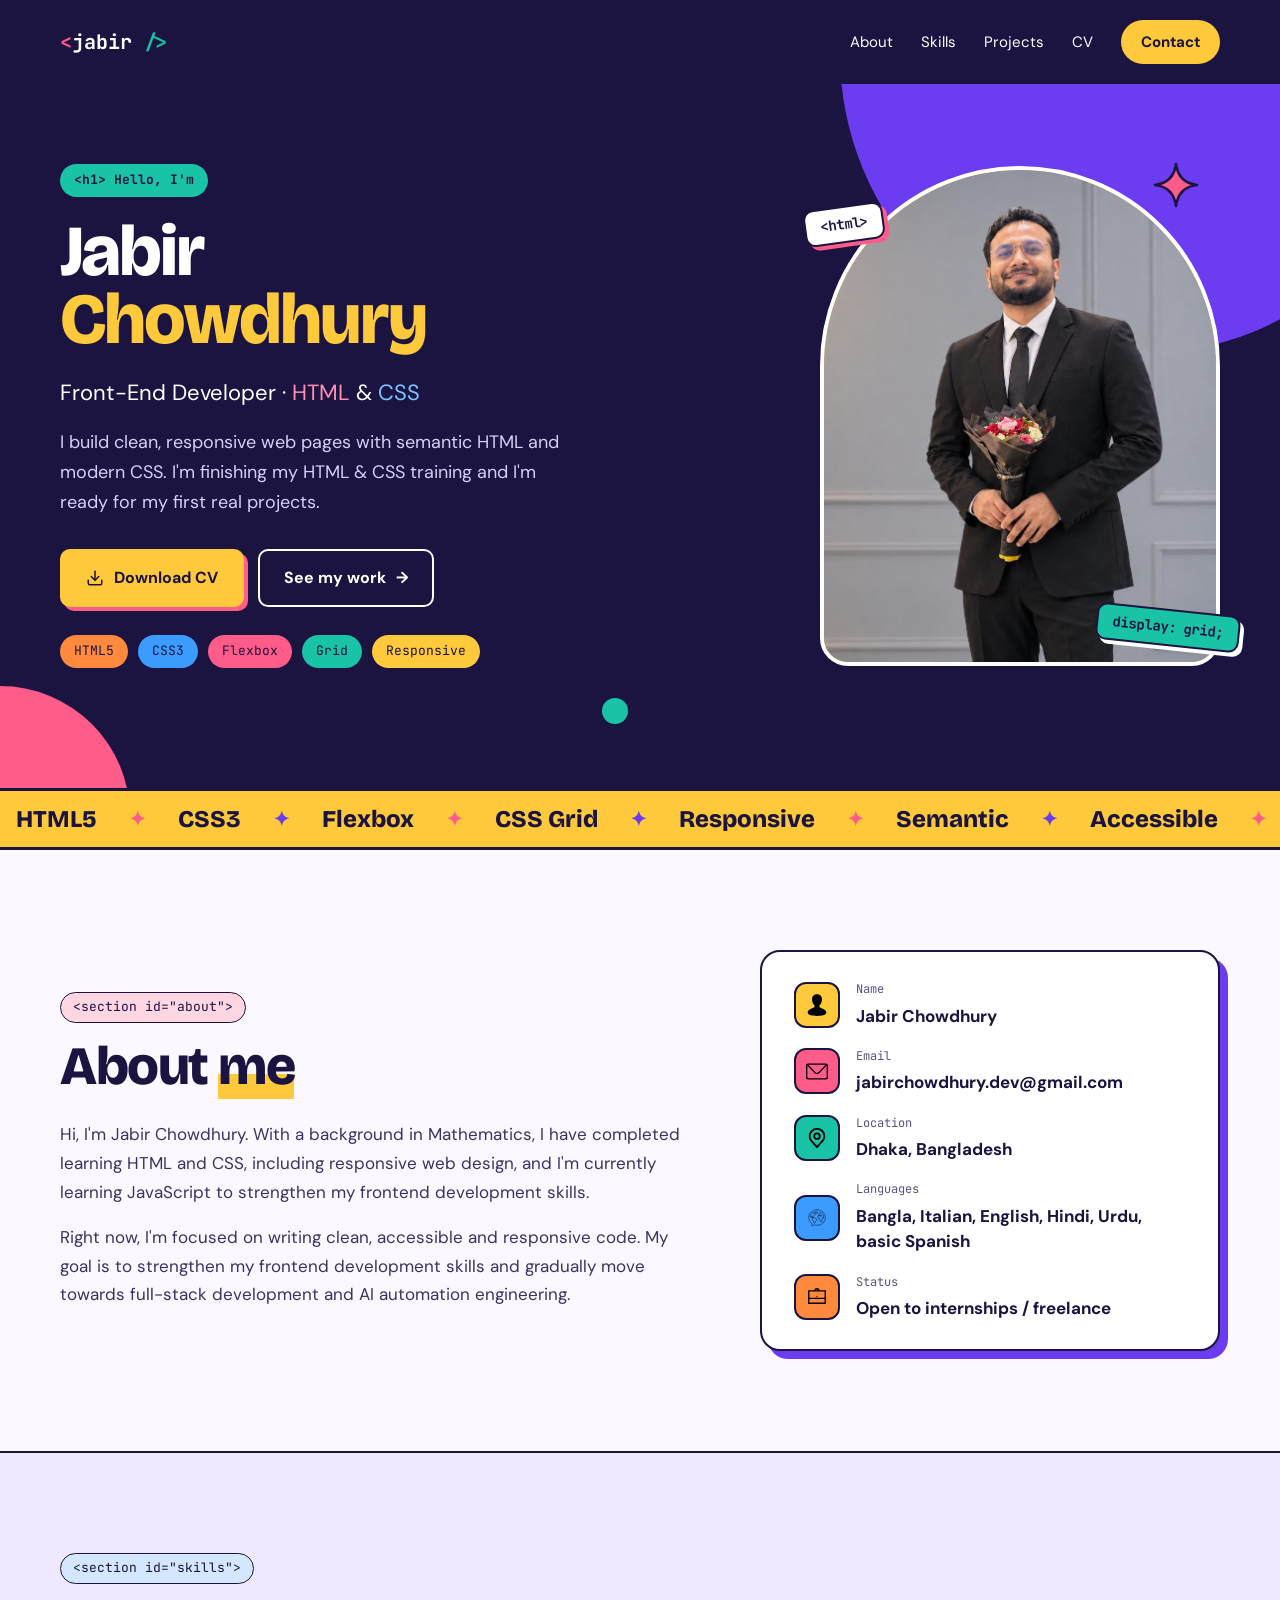
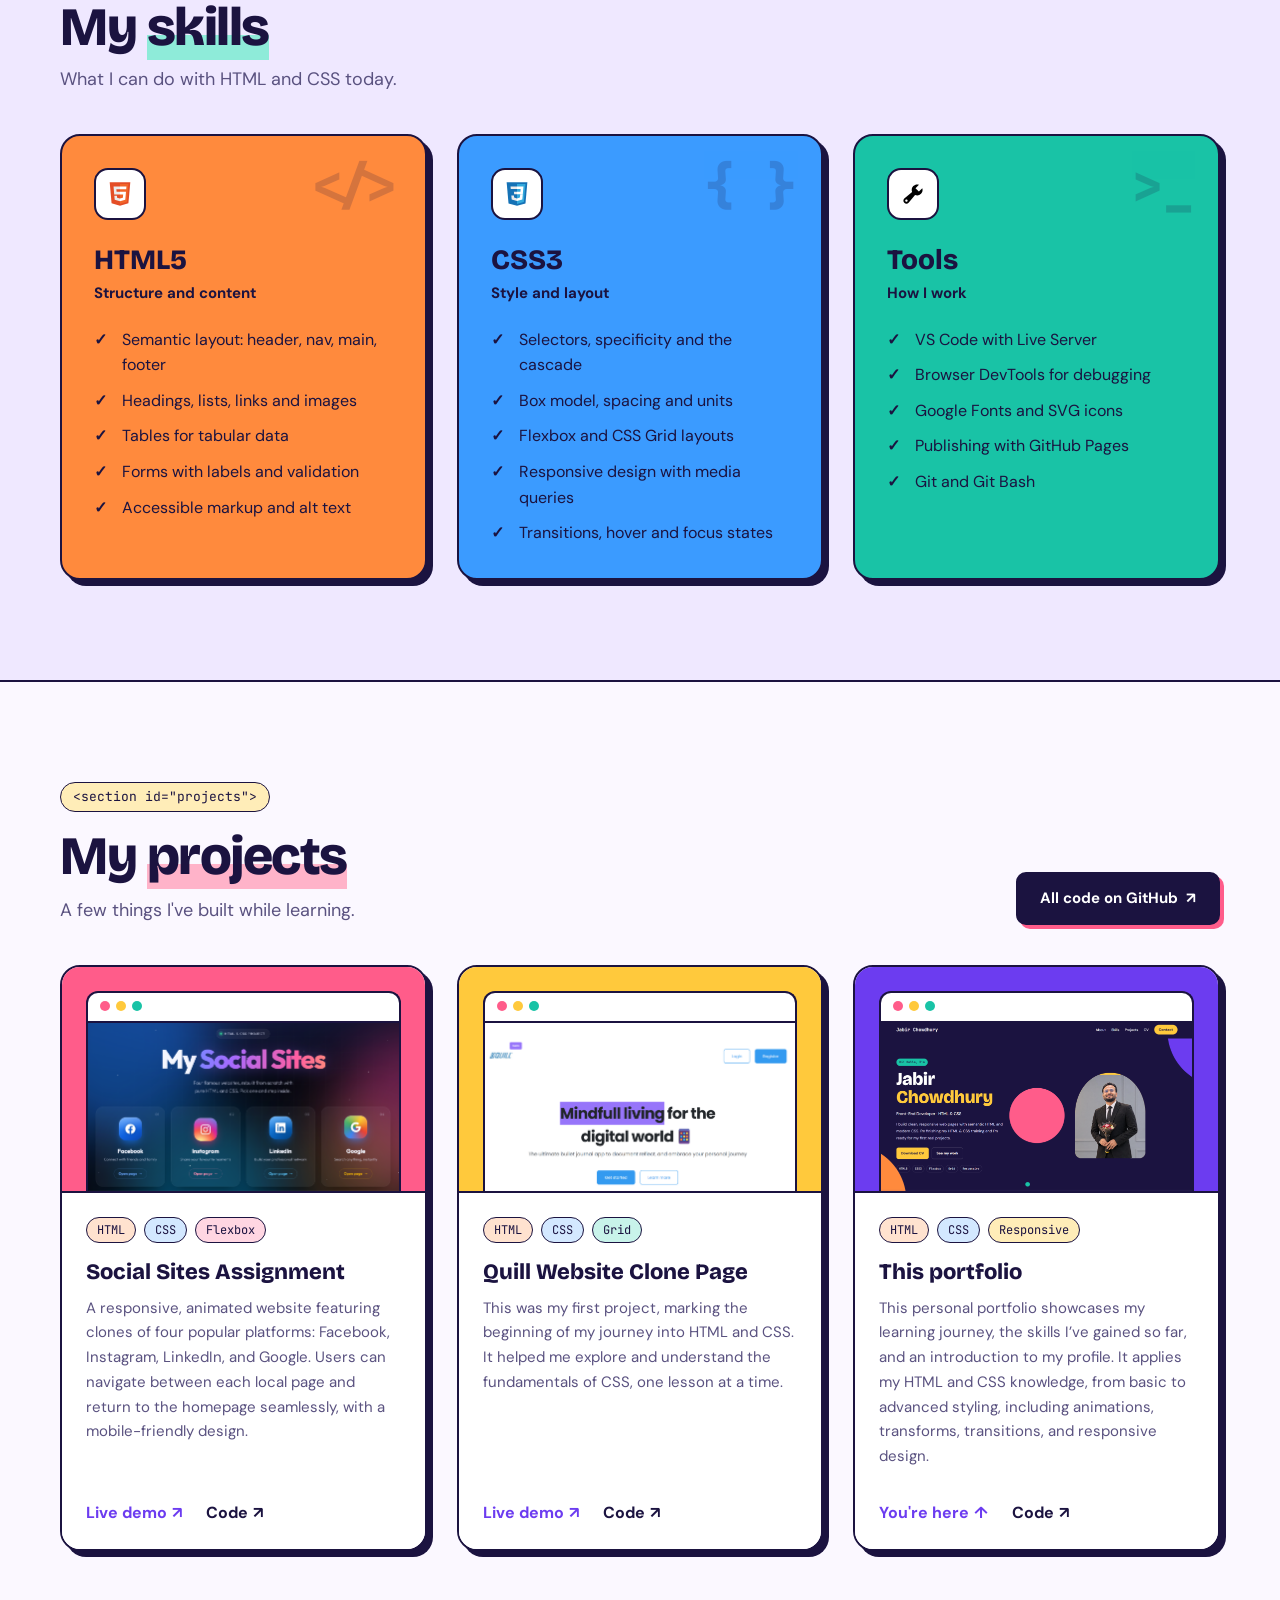
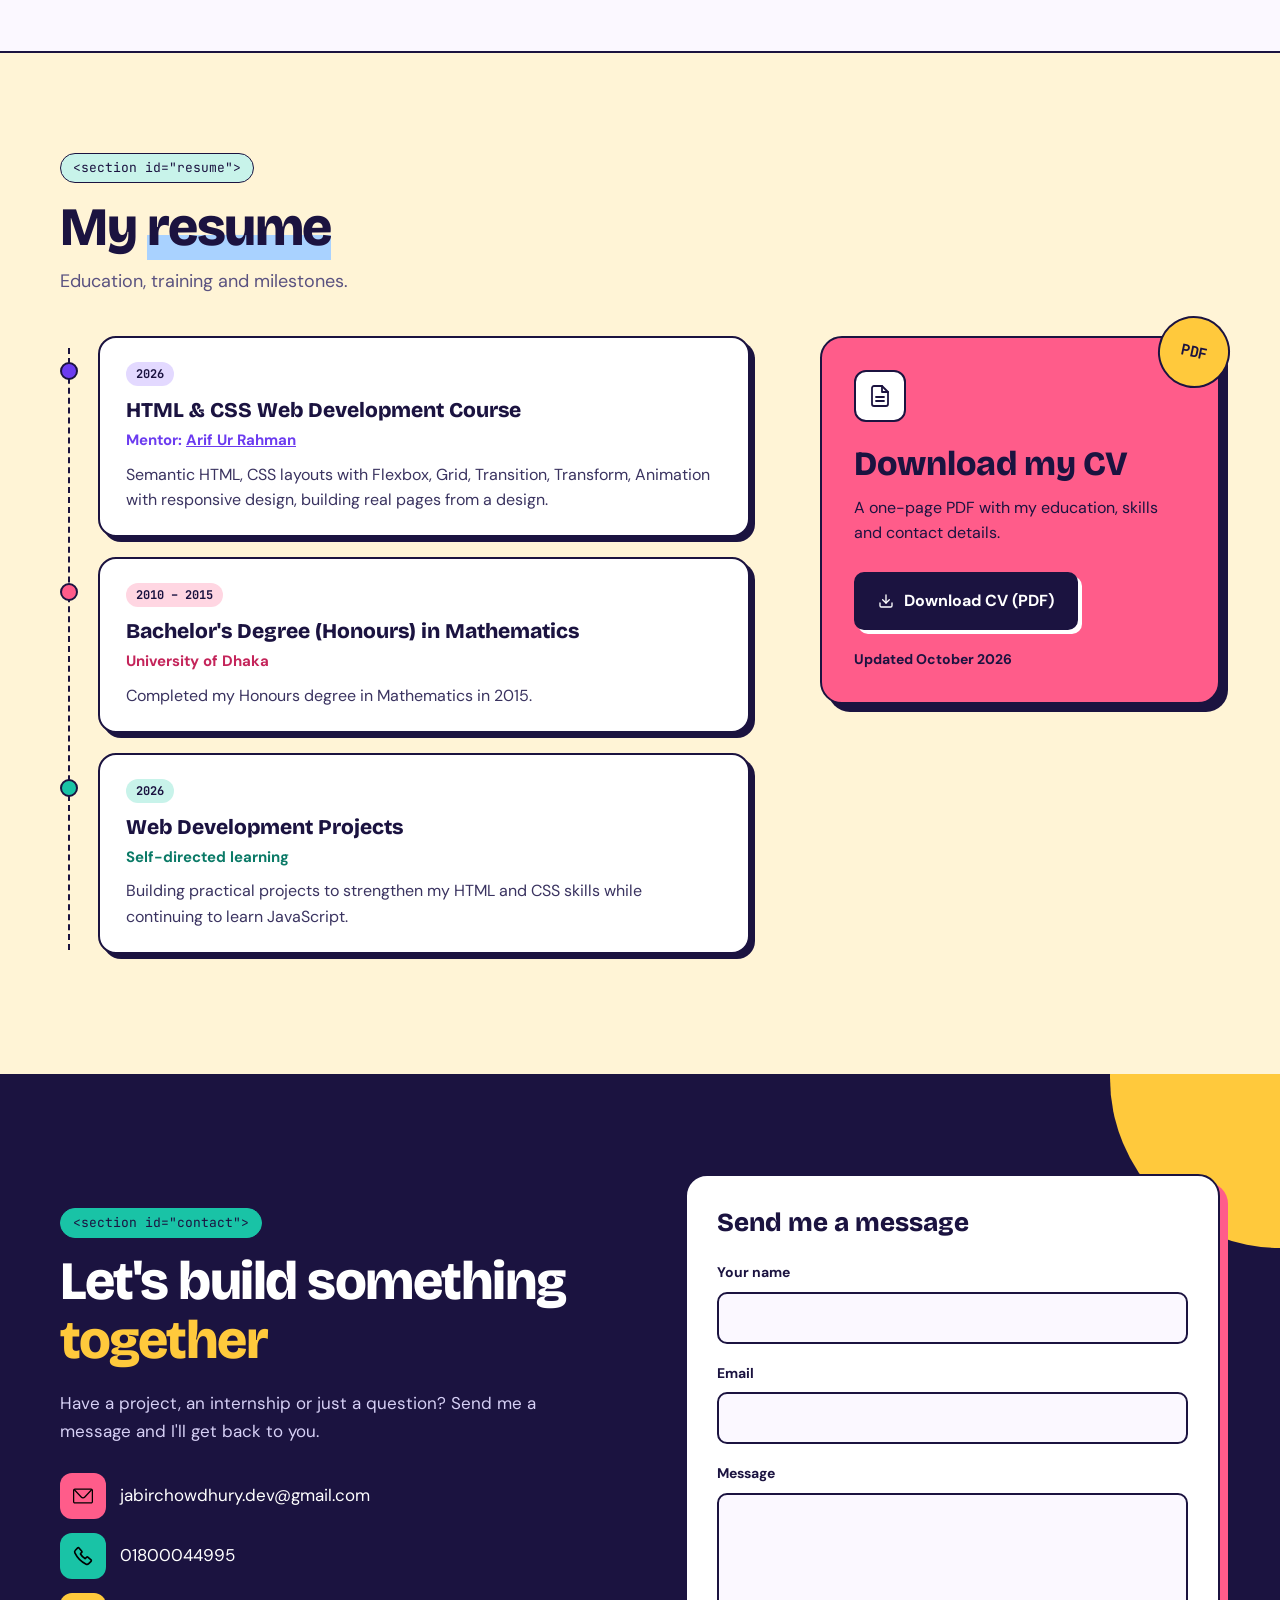
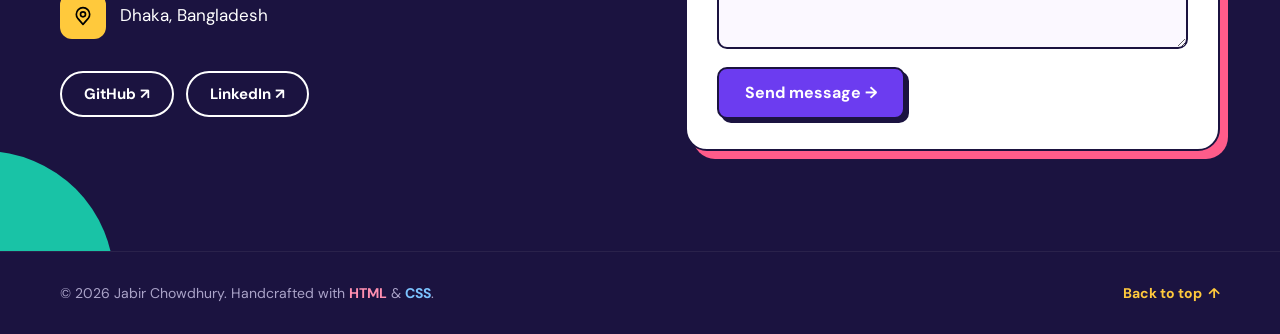
<file: index.html>
<!DOCTYPE html>
<html lang="en">
  <head>
    <meta charset="UTF-8" />
    <meta name="viewport" content="width=device-width, initial-scale=1.0" />

    <meta
      name="description"
      content="Jabir Chowdhury's personal portfolio website showcasing skills, projects, and contact information."
    />

    <meta name="author" content="Jabir Chowdhury" />

    <title>Jabir Chowdhury | Portfolio</title>
    
    <link rel="preconnect" href="https://fonts.googleapis.com">
    <link rel="preconnect" href="https://fonts.gstatic.com" crossorigin>
    <link href="https://fonts.googleapis.com/css2?family=Bricolage+Grotesque:opsz,wght@12..96,400;12..96,500;12..96,600;12..96,700;12..96,800&family=DM+Sans:wght@400;500;600;700&family=JetBrains+Mono:wght@400;500;600;700&display=swap" rel="stylesheet">


    <!-- Main stylesheet -->
    <link rel="stylesheet" href="css/style.css" />
  </head>

  <body id="top">

     <header class="site-header">
       <div class="container">
         <a class="logo" href="#home" aria-label="Jabir Chowdhury, back to the top">
           <span class="logo-bracket">&lt;</span>jabir <span class="logo-slash">/&gt;</span>
         </a>

         <nav class="main-navigation" aria-label="Main navigation">
           <ul class="nav-list">
             <li><a href="#about">About</a></li>
             <li><a href="#skills">Skills</a></li>
             <li><a href="#projects">Projects</a></li>
             <li><a href="#resume">CV</a></li>
             <li><a class="nav-contact" href="#contact">Contact</a></li>
           </ul>
         </nav>
       </div>
     </header>

    <main>
      <section class="hero-section" id="home">
          <div class="container hero-container">

    <!-- Left side: Profile information -->
            <div class="hero-content">

              <p class="hero-badge"><span aria-hidden="true">&lt;h1&gt;</span> Hello, I'm</p>

              <h1>
                Jabir
                <span>Chowdhury</span>
              </h1>

              <p class="hero-role">
                 Front-End Developer ·
                 <span class="role-html">HTML</span> &amp;
                 <span class="role-css">CSS</span>
              </p>

              <p class="hero-description">
                 I build clean, responsive web pages with semantic HTML
                 and modern CSS. I'm finishing my HTML &amp; CSS training
                 and I'm ready for my first real projects.
              </p>

              <div class="hero-actions">
                <a
                  class="button button-primary"
                  href="Jabir_Chowdhury_CV.pdf"
                  download
                >
                  <svg
                    xmlns="http://www.w3.org/2000/svg"
                    width="18"
                    height="18"
                    viewBox="0 0 24 24"
                    fill="none"
                    stroke="currentColor"
                    stroke-width="2"
                    stroke-linecap="round"
                    stroke-linejoin="round"
                    aria-hidden="true"
                  >
                    <path d="M21 15v4a2 2 0 0 1-2 2H5a2 2 0 0 1-2-2v-4"/>
                    <path d="m7 10 5 5 5-5"/>
                    <path d="M12 15V3"/>
                  </svg>
                  Download CV
                </a>

                <a class="button button-secondary" href="#projects">
                  See my work <span aria-hidden="true">→</span>
                </a>
              </div>

              <ul class="hero-skills" aria-label="Skills">
                <li>HTML5</li>
                <li>CSS3</li>
                <li>Flexbox</li>
                <li>Grid</li>
                <li>Responsive</li>
              </ul>

            </div>

            <!-- Right side: Profile picture with code stickers -->
            <div class="hero-visual">
              <div class="profile-frame">
                <div class="profile-shape">
                  <img
                    class="profile-picture"
                    src="images/profile-picture.jpeg"
                    alt="Jabir Chowdhury"
                  />
                </div>

                <span class="code-sticker sticker-html" aria-hidden="true">&lt;html&gt;</span>
                <span class="code-sticker sticker-grid" aria-hidden="true">display: grid;</span>

                <svg class="hero-star" viewBox="0 0 48 48" aria-hidden="true">
                  <path d="M24 3C25.6 15.5 32.5 22.4 45 24 32.5 25.6 25.6 32.5 24 45 22.4 32.5 15.5 25.6 3 24 15.5 22.4 22.4 15.5 24 3Z"/>
                </svg>
              </div>
            </div>
         </div>

         <!-- Background decorations -->
         <div class="shape shape-circle-purple" aria-hidden="true"></div>
         <div class="shape shape-circle-pink" aria-hidden="true"></div>
         <div class="shape shape-dot-green" aria-hidden="true"></div>

      </section>
        <!-- Scrolling skills strip -->
      <div class="marquee" aria-hidden="true">
        <div class="marquee-track">
          <ul class="marquee-group">
            <li>HTML5</li>
            <li class="star">&#10022;</li>
            <li>CSS3</li>
            <li class="star">&#10022;</li>
            <li>Flexbox</li>
            <li class="star">&#10022;</li>
            <li>CSS Grid</li>
            <li class="star">&#10022;</li>
            <li>Responsive</li>
            <li class="star">&#10022;</li>
            <li>Semantic</li>
            <li class="star">&#10022;</li>
            <li>Accessible</li>
            <li class="star">&#10022;</li>
            <li>Forms</li>
            <li class="star">&#10022;</li>
          </ul>

          <ul class="marquee-group">
            <li>HTML5</li>
            <li class="star">&#10022;</li>
            <li>CSS3</li>
            <li class="star">&#10022;</li>
            <li>Flexbox</li>
            <li class="star">&#10022;</li>
            <li>CSS Grid</li>
            <li class="star">&#10022;</li>
            <li>Responsive</li>
            <li class="star">&#10022;</li>
            <li>Semantic</li>
            <li class="star">&#10022;</li>
            <li>Accessible</li>
            <li class="star">&#10022;</li>
            <li>Forms</li>
            <li class="star">&#10022;</li>
         
          </ul>
    

       </div>
          
      </div>        
      
              
<!-- About Section -->
      <section class="about-section" id="about">
        <div class="container about-content">

          <!-- Left Side: About Me -->
          <div class="about-intro">

             <span class="section-tag tag-about" aria-hidden="true">&lt;section id="about"&gt;</span>

             <h2>About <span>me</span></h2>

             <p>
                Hi, I'm Jabir Chowdhury. With a background in Mathematics,
                I have completed learning HTML and CSS, including responsive web design,
                 and I'm currently learning JavaScript to strengthen my frontend development skills.
             </p>

             <p>
                Right now, I'm focused on writing clean, accessible
                and responsive code.  My goal is to strengthen my
                frontend development skills and  gradually move
                towards full-stack development and AI automation  engineering.
             </p>

          </div>

             <!-- Right Side: Personal Information -->
          <aside class="about-card">
            <ul class="about-info-list">

              <!-- Name -->
              <li class="about-info-item">
                  <img
                   class="info-icon"
                   src="images/name.svg"
                   alt=""
                   >
               <div class="info-text">
                 <span class="info-label">Name</span>
                 <p>Jabir Chowdhury</p>
               </div>
              </li>

        <!-- Email -->
              <li class="about-info-item">
                 <img
                   class="info-icon"
                   src="images/email.svg"
                   alt=""
                     >
                 <div class="info-text">
                  <span class="info-label">Email</span>
                  <p>
                    <a href="mailto:jabirchowdhury.dev@gmail.com">
                      jabirchowdhury.dev@gmail.com
                    </a>
                  </p>
                 </div>
              </li>

        <!-- Location -->
              <li class="about-info-item">
                 <img
                  class="info-icon"
                  src="images/location.svg"
                  alt=""
                     >
                 <div class="info-text">
                  <span class="info-label">Location</span>
                  <p>
                   <a href="https://www.google.com/maps/search/?api=1&query=Dhaka%2C%20Bangladesh"
                      target="_blank"
                      rel="noopener noreferrer"
                      >
                    
                     Dhaka, Bangladesh
                    </a>
                  </p>
                 </div>
              </li>

        <!-- Languages -->
              <li class="about-info-item">
                <img
                  class="info-icon"
                  src="images/mondly-languages.svg"
                  alt=""
                      >
               <div class="info-text">
                  <span class="info-label">Languages</span>
                  <p>Bangla, Italian, English, Hindi, Urdu, basic Spanish</p>
               </div>
             </li>

        <!-- Status -->
             <li class="about-info-item">
                 <img
                  class="info-icon"
                  src="images/briefcase.svg"
                  alt=""
                     >
                 <div class="info-text">
                   <span class="info-label">Status</span>
                   <p>Open to internships / freelance</p>
                 </div>
             </li>

        </ul>
       </aside>

     </div>
   </section>
   
<!-- Skills Section -->
<section class="skills-section" id="skills">
  <div class="container">

    <div class="skills-header">
      <span class="section-tag tag-skills" aria-hidden="true">&lt;section id="skills"&gt;</span>

      <h2>My <span>skills</span></h2>

      <p>What I can do with HTML and CSS today.</p>
    </div>

    <div class="skills-container">

      <!-- HTML5 Card -->
      <div class="skill-card skill-html">
        <img
          class="skill-icon"
          src="images/html5.svg"
          alt=""
        >

        <h3>HTML5</h3>
        <p class="skill-subtitle">Structure and content</p>

        <ul class="skill-list">
          <li>Semantic layout: header, nav, main, footer</li>
          <li>Headings, lists, links and images</li>
          <li>Tables for tabular data</li>
          <li>Forms with labels and validation</li>
          <li>Accessible markup and alt text</li>
        </ul>
      </div>

      <!-- CSS3 Card -->
      <div class="skill-card skill-css">
        <img
          class="skill-icon"
          src="images/css3.svg"
          alt=""
        >

        <h3>CSS3</h3>
        <p class="skill-subtitle">Style and layout</p>

        <ul class="skill-list">
          <li>Selectors, specificity and the cascade</li>
          <li>Box model, spacing and units</li>
          <li>Flexbox and CSS Grid layouts</li>
          <li>Responsive design with media queries</li>
          <li>Transitions, hover and focus states</li>
        </ul>
      </div>

      <!-- Tools Card -->
      <div class="skill-card skill-tools">
        <img
          class="skill-icon"
          src="images/tools.svg"
          alt=""
        >

        <h3>Tools</h3>
        <p class="skill-subtitle">How I work</p>

        <ul class="skill-list">
          <li>VS Code with Live Server</li>
          <li>Browser DevTools for debugging</li>
          <li>Google Fonts and SVG icons</li>
          <li>Publishing with GitHub Pages</li>
          <li>Git and Git Bash</li>
        </ul>
      </div>

    </div>
  </div>
</section>


<!-- Projects Section -->
<section class="projects-section" id="projects">
  <div class="container">

    <!-- Section Heading and GitHub Link -->
    <div class="projects-header">
      <div class="projects-heading">
        <span class="section-tag tag-projects" aria-hidden="true">&lt;section id="projects"&gt;</span>
        <h2>My <span>projects</span></h2>
        <p>A few things I've built while learning.</p>
      </div>

      <a
        class="github-projects-link"
        href="https://github.com/Jabir-Chowdhury"
        target="_blank"
        rel="noopener noreferrer"
      >
        All code on GitHub <span aria-hidden="true">↗</span>
      </a>
    </div>

    <!-- Three Project Cards -->
    <div class="projects-container">

      <!-- Project 1 -->
      <div class="project-card">

        <a
          class="project-preview"
          href="https://arif-ur-rahman.github.io/social-sites-assignment/"
          target="_blank"
          rel="noopener noreferrer"
          aria-label="View Project One live demo"
        >
          <span class="browser-frame">
            <img
              src="images/screenshot-project1.png"
              alt="Preview of social-sites-assignment Project One"
            >
          </span>
        </a>

        <div class="project-content">

          <div class="project-tags">
            <span class="tech-html">HTML</span>
            <span class="tech-css">CSS</span>
            <span class="tech-flexbox">Flexbox</span>
          </div>

          <h3>
            <a href="https://arif-ur-rahman.github.io/social-sites-assignment/"
               target="_blank"
               rel="noopener noreferrer">
              Social Sites Assignment
            </a>
          </h3>

          <p>
            A responsive, animated website featuring clones of four popular platforms:
            Facebook, Instagram, LinkedIn, and Google. Users can navigate between each
            local page and return to the homepage seamlessly, with a mobile-friendly design.
          </p>

          <div class="project-links">
            <a
              href="https://arif-ur-rahman.github.io/social-sites-assignment/"
              target="_blank"
              rel="noopener noreferrer"
            >
              Live demo <span aria-hidden="true">↗</span>
            </a>

            <a
              href="https://github.com/Arif-Ur-Rahman/social-sites-assignment"
              target="_blank"
              rel="noopener noreferrer"
            >
              Code <span aria-hidden="true">↗</span>
            </a>
          </div>

        </div>
      </div>

      <!-- Project 2 -->
      <div class="project-card">

        <a
          class="project-preview"
          href="https://jabir-chowdhury.github.io/Quill-web/"
          target="_blank"
          rel="noopener noreferrer"
          aria-label="View Quill website, Project Two live demo"
        >
          <span class="browser-frame">
            <img
              src="images/screenshot-project2.png"
              alt="Preview of Quill website Project Two"
            >
          </span>
        </a>

        <div class="project-content">

          <div class="project-tags">
            <span class="tech-html">HTML</span>
            <span class="tech-css">CSS</span>
            <span class="tech-grid">Grid</span>
          </div>

          <h3>
            <a href="https://jabir-chowdhury.github.io/Quill-web/"
               target="_blank"
               rel="noopener noreferrer">
              Quill Website Clone Page
            </a>
          </h3>

          <p>
            This was my first project, marking the beginning of my journey into HTML and CSS.
            It helped me explore and understand the fundamentals of CSS, one lesson at a time.
          </p>

          <div class="project-links">
            <a
              href="https://jabir-chowdhury.github.io/Quill-web/"
              target="_blank"
              rel="noopener noreferrer"
            >
              Live demo <span aria-hidden="true">↗</span>
            </a>

            <a
              href="https://github.com/Jabir-Chowdhury/Quill-web"
              target="_blank"
              rel="noopener noreferrer"
            >
              Code <span aria-hidden="true">↗</span>
            </a>
          </div>

        </div>
      </div>

      <!-- Project 3: Current Portfolio -->
      <div class="project-card">

        <a
          class="project-preview"
          href="#home"
          aria-label="Back to the top of this portfolio"
        >
          <span class="browser-frame">
            <img
              src="images/screenshot-project3.png"
              alt="Preview of My Portfolio Website project three"
            >
          </span>
        </a>

        <div class="project-content">

          <div class="project-tags">
            <span class="tech-html">HTML</span>
            <span class="tech-css">CSS</span>
            <span class="tech-responsive">Responsive</span>
          </div>

          <h3>
            <a href="#home">
              This portfolio
            </a>
          </h3>

          <p>
            This personal portfolio showcases my learning journey, the skills 
            I’ve gained so far, and an introduction to my profile.
            It applies my HTML and CSS knowledge, from basic to advanced styling,
            including animations, transforms, transitions, and responsive design.
          </p>

          <div class="project-links">
            <a href="#home">
              You're here <span aria-hidden="true">↑</span>
            </a>

            <a
              href="https://github.com/Jabir-Chowdhury/Jabir-Portfolio"
              target="_blank"
              rel="noopener noreferrer"
            >
              Code <span aria-hidden="true">↗</span>
            </a>
          </div>

        </div>
      </div>

    </div>
  </div>
</section>

      


    

     


      <!-- Resume Section -->
<section class="resume-section" id="resume">
  <div class="container">

    <!-- Section Heading -->
    <div class="resume-header">
      <span class="section-tag tag-resume" aria-hidden="true">&lt;section id="resume"&gt;</span>
      <h2>My <span>resume</span></h2>
      <p>Education, training and milestones.</p>
    </div>

    <!-- Resume Content: Timeline + CV Card -->
    <div class="resume-container">

      <!-- Left Side: Education Timeline -->
      <div class="resume-timeline">

        <!-- Timeline Item 1 -->
        <div class="resume-item">
         <span class="resume-dot" aria-hidden="true"></span> 
          <div class="resume-item-content">
            <span class="resume-year">2026</span>

            <h3>HTML &amp; CSS Web Development Course</h3>

            <p class="resume-institution">
              Mentor:
              <a href="https://arif-resume-five.vercel.app/">Arif Ur Rahman</a>
            </p>

            <p class="resume-description">
              Semantic HTML, CSS layouts with Flexbox, Grid, Transition, Transform, Animation with
              responsive design, building real pages from a design.
            </p>
          </div>
        </div>

        <!-- Timeline Item 2 -->
        <div class="resume-item">
          <span class="resume-dot" aria-hidden="true"></span>
          <div class="resume-item-content">
            <span class="resume-year">2010 – 2015</span>

            <h3>Bachelor's Degree (Honours) in Mathematics</h3>

            <p class="resume-institution">
              University of Dhaka
            </p>

            <p class="resume-description">
              Completed my Honours degree in Mathematics in 2015.
            </p>
          </div>
        </div>

        <!-- Timeline Item 3 -->
        <div class="resume-item">
          <span class="resume-dot" aria-hidden="true"></span>
          <div class="resume-item-content">
            <span class="resume-year">2026</span>

            <h3>Web Development Projects</h3>

            <p class="resume-institution">
              Self-directed learning
            </p>

            <p class="resume-description">
              Building practical projects to strengthen my HTML and CSS
              skills while continuing to learn JavaScript.
            </p>
          </div>
        </div>

      </div>

      <!-- Right Side: Download CV Card -->
      <aside class="resume-cv-card">

        <!-- Document SVG Icon -->
        <div class="resume-cv-icon" aria-hidden="true">
          <svg
            xmlns="http://www.w3.org/2000/svg"
            width="24"
            height="24"
            viewBox="0 0 24 24"
            fill="none"
            stroke="currentColor"
            stroke-width="1.8"
            stroke-linecap="round"
            stroke-linejoin="round"
          >
            <path d="M14 2H6a2 2 0 0 0-2 2v16a2 2 0 0 0 2 2h12a2 2 0 0 0 2-2V8z"/>
            <path d="M14 2v6h6"/>
            <path d="M8 13h8"/>
            <path d="M8 17h8"/>
          </svg>
        </div>

        <!-- PDF Badge -->
        <span class="resume-pdf-badge" aria-hidden="true">
          PDF
        </span>

        <h3>Download my CV</h3>

        <p>
          A one-page PDF with my education, skills and contact details.
        </p>

        <!-- CV Download Button -->
        <a
          class="resume-download-btn"
          href="Jabir_Chowdhury_CV.pdf"
          download
        >  
          
          <svg
            xmlns="http://www.w3.org/2000/svg"
            width="16"
            height="16"
            viewBox="0 0 24 24"
            fill="none"
            stroke="currentColor"
            stroke-width="2"
            stroke-linecap="round"
            stroke-linejoin="round"
            aria-hidden="true"
          >
            <path d="M21 15v4a2 2 0 0 1-2 2H5a2 2 0 0 1-2-2v-4"/>
            <path d="m7 10 5 5 5-5"/>
            <path d="M12 15V3"/>
          </svg>

          Download CV (PDF)
        </a>

        <p class="resume-updated">
          Updated October 2026
        </p>

      </aside>

    </div>
  </div>
</section>

<!-- Contact Section -->
<section class="contact-section" id="contact">
  <div class="container contact-main">

    <!-- Left: Contact Information -->
    <div class="contact-container">

      <div class="contact-info">
        <span class="section-tag tag-contact" aria-hidden="true">&lt;section id="contact"&gt;</span>

        <h2>
          Let's build something
          <span>together</span>
        </h2>

        <p class="contact-description">
          Have a project, an internship or just a question?
          Send me a message and I'll get back to you.
        </p>

        <ul class="contact-details">
          <li>
            <span class="contact-icon email-icon" aria-hidden="true">
              <img src="images/email.svg" alt="">
            </span>
            <a href="mailto:jabirchowdhury.dev@gmail.com">
              jabirchowdhury.dev@gmail.com
            </a>
          </li>

          <li>
            <span class="contact-icon phone-icon" aria-hidden="true">
              <img src="images/akar-icons--phone.svg" alt="">
            </span>
            <a href="tel:+8801800044995">01800044995</a>
          </li>

          <li>
            <span class="contact-icon location-icon" aria-hidden="true">
              <img src="images/location.svg" alt="">
            </span>
            <span>Dhaka, Bangladesh</span>
          </li>
        </ul>

        <div class="contact-social-links">
          <a href="https://github.com/Jabir-Chowdhury" target="_blank"
             rel="noopener noreferrer">
            GitHub ↗
          </a>

          <a href="https://www.linkedin.com/in/jabir-chowdhury-14b099433/" target="_blank"
             rel="noopener noreferrer">
            LinkedIn ↗
          </a>
        </div>
      </div>

      <!-- Right: Contact Form -->
      <div class="contact-form-container">
        <h3>Send me a message</h3>

        <!-- No JavaScript allowed, so the form opens the visitor's email app -->
        <form
          class="contact-form"
          action="mailto:jabirchowdhury.dev@gmail.com"
          method="post"
          enctype="text/plain"
        >
          <div class="form-group">
            <label for="contact-name">Your name</label>
            <input
              type="text"
              id="contact-name"
              name="name"
              autocomplete="name"
              required
            >
          </div>

          <div class="form-group">
            <label for="contact-email">Email</label>
            <input
              type="email"
              id="contact-email"
              name="email"
              autocomplete="email"
              required
            >
          </div>

          <div class="form-group">
            <label for="contact-message">Message</label>
            <textarea
              id="contact-message"
              name="message"
              rows="5"
              required
            ></textarea>
          </div>

          <button type="submit" class="contact-submit-btn">
            Send message →
          </button>
        </form>
      </div>

    </div>
  </div>
</section>

    </main>
    <footer class="site-footer">
  <div class="container footer-container">

    <p class="footer-copyright">
      © 2026 Jabir Chowdhury. Handcrafted with
      <span class="footer-html">HTML</span> &amp;
      <span class="footer-css">CSS</span>.
    </p>

    <a class="back-to-top" href="#top">
      Back to top <span aria-hidden="true">↑</span>
    </a>

  </div>
</footer>

  </body>
</html>
</file>
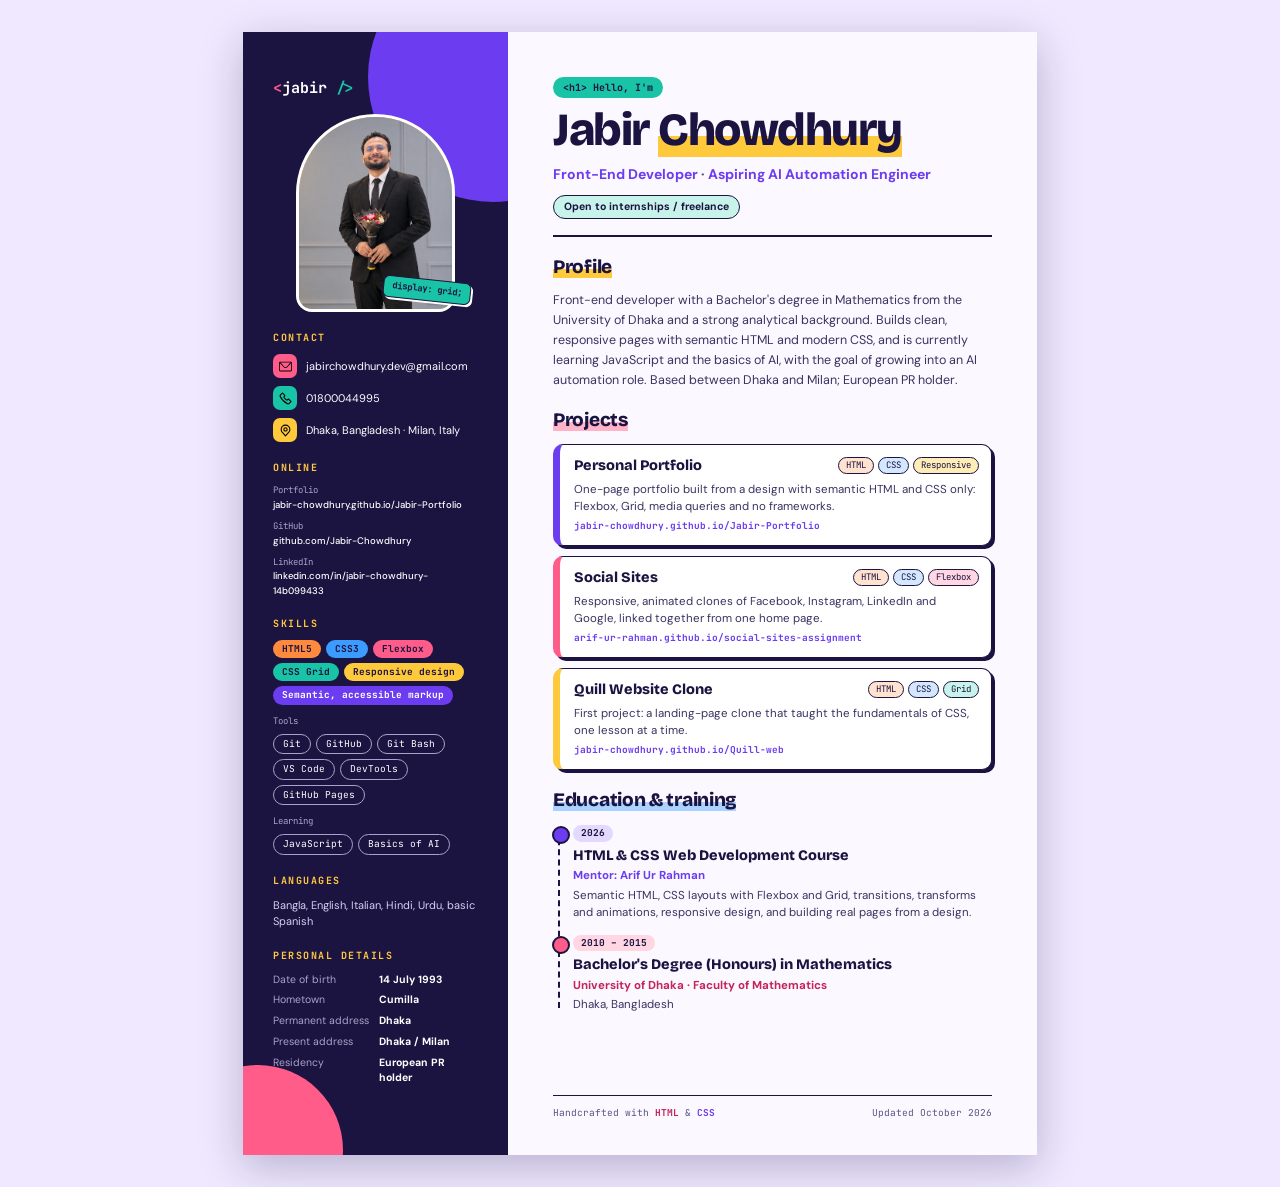
<file: cv/cv.html>
<!DOCTYPE html>
<html lang="en">
  <head>
    <meta charset="UTF-8" />
    <meta name="viewport" content="width=device-width, initial-scale=1.0" />
    <meta name="author" content="Jabir Chowdhury" />

    <title>Jabir Chowdhury | CV</title>

    <!-- Same fonts as the portfolio -->
    <link rel="preconnect" href="https://fonts.googleapis.com">
    <link rel="preconnect" href="https://fonts.gstatic.com" crossorigin>
    <link href="https://fonts.googleapis.com/css2?family=Bricolage+Grotesque:opsz,wght@12..96,600;12..96,800&family=DM+Sans:wght@400;500;700&family=JetBrains+Mono:wght@400;700&display=swap" rel="stylesheet">

    <!-- To update the PDF: open this page in Chrome, press Ctrl+P (Cmd+P),
         choose "Save as PDF", paper A4, margins None, and tick "Background graphics".
         Save it over ../Jabir_Chowdhury_CV.pdf -->
    <link rel="stylesheet" href="cv.css" />
  </head>

  <body>
    <main class="page">

      <!-- Left column: photo, contact details and quick facts -->
      <aside class="sidebar">
        <div class="shape shape-violet" aria-hidden="true"></div>
        <div class="shape shape-pink" aria-hidden="true"></div>

        <p class="logo">
          <span class="logo-bracket">&lt;</span>jabir <span class="logo-slash">/&gt;</span>
        </p>

        <div class="photo-frame">
          <div class="photo">
            <img src="../images/profile-picture.jpeg" alt="Jabir Chowdhury" />
          </div>
          <span class="sticker" aria-hidden="true">display: grid;</span>
        </div>

        <section class="side-block">
          <h2 class="side-title">Contact</h2>
          <ul class="contact-list">
            <li>
              <span class="tile tile-pink" aria-hidden="true">
                <img src="../images/email.svg" alt="">
              </span>
              <a href="mailto:jabirchowdhury.dev@gmail.com">jabirchowdhury.dev@gmail.com</a>
            </li>
            <li>
              <span class="tile tile-mint" aria-hidden="true">
                <img src="../images/akar-icons--phone.svg" alt="">
              </span>
              <a href="tel:+8801800044995">01800044995</a>
            </li>
            <li>
              <span class="tile tile-yellow" aria-hidden="true">
                <img src="../images/location.svg" alt="">
              </span>
              <span>Dhaka, Bangladesh · Milan, Italy</span>
            </li>
          </ul>
        </section>

        <section class="side-block">
          <h2 class="side-title">Online</h2>
          <ul class="link-list">
            <li>
              <span class="link-label">Portfolio</span>
              <a href="https://jabir-chowdhury.github.io/Jabir-Portfolio/">jabir-chowdhury.github.io/Jabir-Portfolio</a>
            </li>
            <li>
              <span class="link-label">GitHub</span>
              <a href="https://github.com/Jabir-Chowdhury">github.com/Jabir-Chowdhury</a>
            </li>
            <li>
              <span class="link-label">LinkedIn</span>
              <a href="https://www.linkedin.com/in/jabir-chowdhury-14b099433/">linkedin.com/in/jabir-chowdhury-14b099433</a>
            </li>
          </ul>
        </section>

        <section class="side-block">
          <h2 class="side-title">Skills</h2>
          <ul class="pills">
            <li class="pill-orange">HTML5</li>
            <li class="pill-blue">CSS3</li>
            <li class="pill-pink">Flexbox</li>
            <li class="pill-mint">CSS Grid</li>
            <li class="pill-yellow">Responsive design</li>
            <li class="pill-violet">Semantic, accessible markup</li>
          </ul>
          <p class="pill-group">Tools</p>
          <ul class="pills pills-outline">
            <li>Git</li>
            <li>GitHub</li>
            <li>Git Bash</li>
            <li>VS Code</li>
            <li>DevTools</li>
            <li>GitHub Pages</li>
          </ul>
          <p class="pill-group">Learning</p>
          <ul class="pills pills-outline">
            <li>JavaScript</li>
            <li>Basics of AI</li>
          </ul>
        </section>

        <section class="side-block">
          <h2 class="side-title">Languages</h2>
          <p class="side-text">Bangla, English, Italian, Hindi, Urdu, basic Spanish</p>
        </section>

        <section class="side-block">
          <h2 class="side-title">Personal details</h2>
          <dl class="facts">
            <dt>Date of birth</dt>
            <dd>14 July 1993</dd>
            <dt>Hometown</dt>
            <dd>Cumilla</dd>
            <dt>Permanent address</dt>
            <dd>Dhaka</dd>
            <dt>Present address</dt>
            <dd>Dhaka / Milan</dd>
            <dt>Residency</dt>
            <dd>European PR holder</dd>
          </dl>
        </section>
      </aside>

      <!-- Right column: name, profile, skills, projects and education -->
      <div class="content">
        <header class="cv-header">
          <p class="code-tag"><span aria-hidden="true">&lt;h1&gt;</span> Hello, I'm</p>
          <h1>Jabir <span>Chowdhury</span></h1>
          <p class="headline">
            Front-End Developer <span class="sep">·</span> Aspiring AI Automation Engineer
          </p>
          <p class="status">Open to internships / freelance</p>
        </header>

        <section class="block">
          <h2><span class="hl-yellow">Profile</span></h2>
          <p class="profile">
            Front-end developer with a Bachelor's degree in Mathematics from the
            University of Dhaka and a strong analytical background. Builds clean,
            responsive pages with semantic HTML and modern CSS, and is currently
            learning JavaScript and the basics of AI, with the goal of growing into
            an AI automation role. Based between Dhaka and Milan; European PR holder.
          </p>
        </section>

        <section class="block">
          <h2><span class="hl-pink">Projects</span></h2>
          <div class="projects">
            <article class="project project-violet">
              <div class="project-top">
                <h3>Personal Portfolio</h3>
                <ul class="tags">
                  <li class="tech-html">HTML</li>
                  <li class="tech-css">CSS</li>
                  <li class="tech-responsive">Responsive</li>
                </ul>
              </div>
              <p>
                One-page portfolio built from a design with semantic HTML and CSS
                only: Flexbox, Grid, media queries and no frameworks.
              </p>
              <a class="project-link" href="https://jabir-chowdhury.github.io/Jabir-Portfolio/">jabir-chowdhury.github.io/Jabir-Portfolio</a>
            </article>

            <article class="project project-pink">
              <div class="project-top">
                <h3>Social Sites</h3>
                <ul class="tags">
                  <li class="tech-html">HTML</li>
                  <li class="tech-css">CSS</li>
                  <li class="tech-flexbox">Flexbox</li>
                </ul>
              </div>
              <p>
                Responsive, animated clones of Facebook, Instagram, LinkedIn and
                Google, linked together from one home page.
              </p>
              <a class="project-link" href="https://arif-ur-rahman.github.io/social-sites-assignment/">arif-ur-rahman.github.io/social-sites-assignment</a>
            </article>

            <article class="project project-yellow">
              <div class="project-top">
                <h3>Quill Website Clone</h3>
                <ul class="tags">
                  <li class="tech-html">HTML</li>
                  <li class="tech-css">CSS</li>
                  <li class="tech-grid">Grid</li>
                </ul>
              </div>
              <p>
                First project: a landing-page clone that taught the fundamentals of
                CSS, one lesson at a time.
              </p>
              <a class="project-link" href="https://jabir-chowdhury.github.io/Quill-web/">jabir-chowdhury.github.io/Quill-web</a>
            </article>
          </div>
        </section>

        <section class="block">
          <h2><span class="hl-blue">Education &amp; training</span></h2>
          <ol class="timeline">
            <li class="entry entry-violet">
              <span class="year">2026</span>
              <h3>HTML &amp; CSS Web Development Course</h3>
              <p class="where">Mentor: Arif Ur Rahman</p>
              <p>
                Semantic HTML, CSS layouts with Flexbox and Grid, transitions,
                transforms and animations, responsive design, and building real
                pages from a design.
              </p>
            </li>
            <li class="entry entry-pink">
              <span class="year">2010 – 2015</span>
              <h3>Bachelor's Degree (Honours) in Mathematics</h3>
              <p class="where">University of Dhaka · Faculty of Mathematics</p>
              <p>Dhaka, Bangladesh</p>
            </li>
          </ol>
        </section>

        <footer class="cv-footer">
          <span>Handcrafted with <b class="footer-html">HTML</b> &amp; <b class="footer-css">CSS</b></span>
          <span>Updated October 2026</span>
        </footer>
      </div>

    </main>
  </body>
</html>
</file>
<file: css/style.css>
/* ========================================
   1. CSS VARIABLES
======================================== */

:root {
  /* Colors from the teacher's instructions */
  --navy: #1B1340;
  --violet: #6C3CF0;
  --yellow: #FFC93C;
  --pink: #FF5C8A;
  --mint: #19C3A6;
  --blue: #3B9BFF;
  --orange: #FF8A3D;
  --bg: #FBF8FF;

  /* Additional colors used by the design */
  --lav: #EFE8FF;
  --cream: #FFF4D6;
  --text: #3A3360;
  --muted: #5A5280;
  --white: #FFFFFF;

  /* Text, lines and accents on the navy sections */
  --on-dark: #D6D0F5;
  --on-dark-muted: #AAA3C8;
  --line-on-dark: #2A224B;
  --pink-light: #FF8FB0;
  --blue-light: #7CC4FF;

  /* Light tints for tags, pills and icon tiles */
  --violet-tint: #E3D9FF;
  --pink-tint: #FFD6E2;
  --mint-tint: #C8F3EA;
  --blue-tint: #D3E8FF;
  --yellow-tint: #FFEDB8;
  --orange-tint: #FFE2CF;

  /* Highlighter stripes behind heading words */
  --mint-highlight: #8EEBD9;
  --pink-highlight: #FFB3C9;
  --blue-highlight: #A9D2FF;

  /* Darker pink and mint for small text on white */
  --pink-text: #C4245A;
  --mint-text: #0B7A67;

  /* Fonts specified by the teacher */
  --font-h: "Bricolage Grotesque", sans-serif;
  --font-b: "DM Sans", sans-serif;
  --font-m: "JetBrains Mono", monospace;
}


/* ========================================
   2. BASIC RESET
======================================== */

* {
  box-sizing: border-box;
}

body {
  margin: 0;
  background-color: var(--bg);
  color: var(--navy);
  font-family: var(--font-b);
  line-height: 1.6;
}

img {
  display: block;
  max-width: 100%;
  height: auto;
}

a {
  color: inherit;
  text-decoration: none;
}


/* ========================================
   3. COMMON TYPOGRAPHY
======================================== */

h1,
h2,
h3 {
  font-family: var(--font-h);
  line-height: 1.15;
}

button,
input,
textarea {
  font: inherit;
}

/* Code-style labels above each section heading, e.g. <section id="about"> */
.section-tag {
  display: inline-block;
  margin: 0 0 14px;
  padding: 5px 12px;
  border: 1.5px solid var(--navy);
  border-radius: 999px;
  color: var(--navy);
  font-family: var(--font-m);
  font-size: 13px;
  line-height: 1.4;
}

.tag-about {
  background-color: var(--pink-tint);
}

.tag-skills {
  background-color: var(--blue-tint);
}

.tag-projects {
  background-color: var(--yellow-tint);
}

.tag-resume {
  background-color: var(--mint-tint);
}

.tag-contact {
  border-color: var(--mint);
  background-color: var(--mint);
}

/* ---------- Header & Navigation ---------- */

.container {
  width: min(1160px, calc(100% - 40px));
  margin-inline: auto;
}

.site-header {
  background-color: var(--navy);
  color: var(--white);
}

.site-header .container {
  display: flex;
  justify-content: space-between;
  align-items: center;
  gap: 24px;
  padding-block: 20px;
}

.logo {
  color: var(--white);
  font-family: var(--font-m);
  font-size: 1.25rem;
  font-weight: 700;
  white-space: nowrap;
}

.logo-bracket {
  color: var(--pink);
}

.logo-slash {
  color: var(--mint);
}

.nav-list {
  display: flex;
  align-items: center;
  gap: 28px;
  list-style: none;
  margin: 0;
  padding: 0;
}

.nav-list a {
  display: inline-block;
  font-size: 0.9375rem;
}

.nav-list a:not(.nav-contact):hover {
  color: var(--yellow);
}

.nav-contact {
  padding: 10px 20px;
  border-radius: 999px;
  background-color: var(--yellow);
  color: var(--navy);
  font-weight: 700;
}


.hero-section {
  position: relative;
  isolation: isolate;
  overflow: hidden;
  padding: 80px 0 120px;
  background-color: var(--navy);
  color: var(--white);
}

.hero-container {
  position: relative;
  z-index: 1;
  display: grid;
  grid-template-columns: minmax(0, 1fr) minmax(0, 1fr);
  align-items: center;
  gap: 48px;
}

.hero-content {
  max-width: 560px;
}

.hero-badge {
  display: inline-block;
  margin: 0 0 20px;
  padding: 6px 14px;
  border-radius: 999px;
  background-color: var(--mint);
  color: var(--navy);
  font-family: var(--font-m);
  font-size: 0.8125rem;
  font-weight: 700;
}

.hero-content h1 {
  margin: 0 0 22px;
  font-size: clamp(3rem, 5.6vw, 5rem);
  font-weight: 800;
  line-height: 0.95;
  letter-spacing: -2px;
}

.hero-content h1 span {
  display: block;
  color: var(--yellow);
}

.hero-role {
  margin: 0 0 18px;
  font-size: 1.375rem;
}

/* "HTML" in pink and "CSS" in blue, like the design */
.role-html {
  color: var(--pink-light);
}

.role-css {
  color: var(--blue-light);
}

.hero-description {
  max-width: 520px;
  margin: 0 0 32px;
  color: var(--on-dark);
  font-size: 1.125rem;
  line-height: 1.65;
}

.hero-actions {
  display: flex;
  flex-wrap: wrap;
  gap: 14px;
  margin-bottom: 28px;
}

.button {
  display: inline-flex;
  align-items: center;
  gap: 10px;
  padding: 14px 24px;
  border: 2px solid transparent;
  border-radius: 10px;
  font-size: 1rem;
  font-weight: 700;
  transition:
    transform 180ms ease,
    box-shadow 180ms ease,
    background-color 180ms ease,
    color 180ms ease;
}

.button:focus-visible {
  outline: 3px solid var(--mint);
  outline-offset: 3px;
}

.button-primary {
  background-color: var(--yellow);
  color: var(--navy);
  box-shadow: 4px 4px 0 var(--pink);
}

.button-primary:hover {
  transform: translate(2px, 2px);
  box-shadow: 2px 2px 0 var(--pink);
}

.button-secondary {
  border-color: var(--white);
  color: var(--white);
}

.button-secondary:hover {
  background-color: var(--white);
  color: var(--navy);
}

.hero-skills {
  display: flex;
  flex-wrap: wrap;
  gap: 10px;
  margin: 0;
  padding: 0;
  list-style: none;
}

.hero-skills li {
  padding: 6px 14px;
  border-radius: 999px;
  color: var(--navy);
  font-family: var(--font-m);
  font-size: 0.8125rem;
}

/* Skill pill colours, in the design's order */
.hero-skills li:nth-child(1) {
  background-color: var(--orange);
}

.hero-skills li:nth-child(2) {
  background-color: var(--blue);
}

.hero-skills li:nth-child(3) {
  background-color: var(--pink);
}

.hero-skills li:nth-child(4) {
  background-color: var(--mint);
}

.hero-skills li:nth-child(5) {
  background-color: var(--yellow);
}

.hero-visual {
  display: flex;
  justify-content: flex-end;
  min-width: 0;
}

/* Holds the arch and the stickers that hang over its edges */
.profile-frame {
  position: relative;
  width: min(100%, 400px);
}

/* 4:5 arch: a half-circle top (50% of the width = 40% of the height) */
.profile-shape {
  aspect-ratio: 4 / 5;
  overflow: hidden;
  border: 4px solid var(--white);
  border-radius: 50% 50% 28px 28px / 40% 40% 28px 28px;
  background-color: var(--yellow);
}

.profile-picture {
  width: 100%;
  height: 100%;
  object-fit: cover;
  /* The photo is landscape, so show its right side, where Jabir stands */
  object-position: 100% 0;
}

/* Code stickers on the photo, like the design */
.code-sticker {
  position: absolute;
  z-index: 2;
  padding: 8px 14px;
  border: 2px solid var(--navy);
  border-radius: 10px;
  color: var(--navy);
  font-family: var(--font-m);
  font-size: 14px;
  font-weight: 700;
  line-height: 1.2;
  white-space: nowrap;
}

.sticker-html {
  top: 8%;
  left: -4%;
  background-color: var(--white);
  box-shadow: 4px 4px 0 var(--pink);
  transform: rotate(-8deg);
}

.sticker-grid {
  right: -5%;
  bottom: 4%;
  background-color: var(--mint);
  box-shadow: 4px 4px 0 var(--white);
  transform: rotate(6deg);
}

.hero-star {
  position: absolute;
  z-index: 2;
  top: -1%;
  right: 5%;
  width: 48px;
  height: 48px;
}

.hero-star path {
  fill: var(--pink);
  stroke: var(--navy);
  stroke-width: 2.5;
  stroke-linejoin: round;
}

/* Background decorations */
.shape {
  position: absolute;
  z-index: 0;
  border-radius: 50%;
  pointer-events: none;
}

.shape-circle-purple {
  width: 600px;
  height: 600px;
  top: -330px;
  right: -160px;
  background-color: var(--violet);
}

/* Pink circle peeking in at the bottom-left corner */
.shape-circle-pink {
  width: 260px;
  height: 260px;
  bottom: -158px;
  left: -130px;
  background-color: var(--pink);
}

.shape-dot-green {
  width: 26px;
  height: 26px;
  bottom: 64px;
  left: 47%;
  background-color: var(--mint);
}

.marquee {
  overflow: hidden;
  background-color: var(--yellow);
  border-block: 3px solid var(--navy);
}

.marquee-track {
  display: flex;
  width: max-content;
  animation: marquee-scroll 35s linear infinite;
  will-change: transform;
}

.marquee-group {
  display: flex;
  align-items: center;
  flex: 0 0 auto;
  gap: 32px;
  margin: 0;
  /* Half the gap on each side keeps the spacing even where the two copies meet */
  padding: 14px 16px;
  list-style: none;
}

.marquee-group li {
  flex: 0 0 auto;
  white-space: nowrap;
  color: var(--navy);
  font-family: var(--font-h);
  font-size: 24px;
  font-weight: 800;
  line-height: 1.2;
}

/* Stars alternate pink and violet, like the design */
.marquee-group .star {
  color: var(--pink);
  font-size: 20px;
}

.marquee-group .star:nth-child(4n) {
  color: var(--violet);
}

/* Marquee text movement */
@keyframes marquee-scroll {
  from {
    transform: translateX(0);
  }

  to {
    transform: translateX(-50%);
  }
}

/* Stop the strip for visitors who prefer less motion */
@media (prefers-reduced-motion: reduce) {
  .marquee-track {
    animation: none;
  }
}


 
/* =========================
   ABOUT SECTION
========================= */

.about-section {
  padding: 100px 0;
  background-color: var(--bg);
  border-bottom: 2px solid var(--navy);
}

/* Left and right containers */
.about-content {
  display: grid;
  grid-template-columns: minmax(0, 1fr) minmax(0, 460px);
  align-items: center;
  gap: 72px;
}

/* About introduction */
.about-intro h2 {
  margin: 0 0 24px;
  color: var(--navy);
  font-family: var(--font-h);
  font-size: clamp(36px, 4.5vw, 54px);
  font-weight: 800;
  line-height: 1.1;
  letter-spacing: -1.5px;
}

/* Highlighter stripe behind "me", like the other section headings */
.about-intro h2 span {
  background: linear-gradient(
    transparent 62%,
    var(--yellow) 62%
  );
}

.about-intro p {
  margin: 0 0 16px;
  color: var(--text);
  font-family: var(--font-b);
  font-size: 17px;
  line-height: 1.7;
}

.about-intro p:last-child {
  margin-bottom: 0;
}
/* About Information Card */
.about-card {
  background-color: var(--white);
  border: 2px solid var(--navy);
  border-radius: 20px;
  padding: 28px 32px;
  box-shadow: 8px 8px 0 var(--violet);
}

/* Information List */
.about-info-list {
  display: flex;
  flex-direction: column;
  gap: 18px;
  list-style: none;
  margin: 0;
  padding: 0;
}

/* Individual Information Row */
.about-info-item {
  display: flex;
  align-items: center;
  gap: 16px;
}

/* Information Icons */
.info-icon {
  width: 46px;
  height: 46px;
  flex-shrink: 0;
  padding: 10px;
  border: 2px solid var(--navy);
  border-radius: 12px;
  object-fit: contain;
}

/* Icon Background Colors: solid palette colours, like the design */
.about-info-item:nth-child(1) .info-icon {
  background-color: var(--yellow);
}

.about-info-item:nth-child(2) .info-icon {
  background-color: var(--pink);
}

.about-info-item:nth-child(3) .info-icon {
  background-color: var(--mint);
}

.about-info-item:nth-child(4) .info-icon {
  background-color: var(--blue);
}

.about-info-item:nth-child(5) .info-icon {
  background-color: var(--orange);
}

/* Information Text */
.info-text {
  min-width: 0;
}

.info-label {
  display: block;
  margin-bottom: 4px;
  color: var(--muted);
  font-family: var(--font-m);
  font-size: 12px;
}

.info-text p {
  margin: 0;
  color: var(--navy);
  font-family: var(--font-b);
  font-size: 17px;
  font-weight: 700;
  line-height: 1.5;
  overflow-wrap: anywhere;
}
.info-text a {
  color: inherit;
  text-decoration: none;
}

.info-text a:hover {
  color: var(--violet);
  text-decoration: underline;
}

/* About: stack the text and the card on tablets and phones */
@media (max-width: 768px) {
  .about-content {
    grid-template-columns: minmax(0, 1fr);
    gap: 48px;
  }
}

@media (max-width: 600px) {
  .about-section {
    padding: 64px 0;
  }

  .about-card {
    padding: 24px 20px;
  }

  /* A little smaller so the email address fits on one line */
  .info-text p {
    font-size: 15px;
  }
}

/* ==============================
   SKILLS SECTION
================================ */

.skills-section {
  padding: 100px 0;
  background-color: var(--lav);
  border-bottom: 2px solid var(--navy);
}

/* Skills Heading and Description */

.skills-header {
  margin-bottom: 40px;
}

.skills-header h2 {
  margin: 0 0 8px;
  color: var(--navy);
  font-family: var(--font-h);
  font-size: clamp(36px, 4.5vw, 54px);
  font-weight: 800;
  line-height: 1.1;
  letter-spacing: -1.5px;
}

.skills-header h2 span {
  background: linear-gradient(
    transparent 62%,
    var(--mint-highlight) 62%
  );
}

.skills-header p {
  margin: 0;
  color: var(--muted);
  font-family: var(--font-b);
  font-size: 18px;
  line-height: 1.6;
}

/* Three Equal Skill Cards */

.skills-container {
  display: flex;
  align-items: stretch;
  gap: 30px;
}

/* Individual Card */

.skill-card {
  position: relative;
  flex: 1;
  min-width: 0;
  padding: 32px;
  border: 2px solid var(--navy);
  border-radius: 20px;
  box-shadow: 6px 6px 0 var(--navy);
  color: var(--navy);
  overflow: hidden;
}

/* Card Background Colors */

.skill-html {
  background-color: var(--orange);
}

.skill-css {
  background-color: var(--blue);
}

.skill-tools {
  background-color: var(--mint);
}

/* SVG Icon */

.skill-icon {
  display: block;
  width: 52px;
  height: 52px;
  margin-bottom: 22px;
  padding: 12px;
  background-color: var(--white);
  border: 2px solid var(--navy);
  border-radius: 14px;
  object-fit: contain;
}

/* Card Heading */

.skill-card h3 {
  margin: 0 0 4px;
  color: var(--navy);
  font-family: var(--font-h);
  font-size: 28px;
  font-weight: 800;
  line-height: 1.3;
}

/* Card Subtitle */

.skill-card .skill-subtitle {
  margin: 0 0 22px;
  color: var(--navy);
  font-family: var(--font-b);
  font-size: 15px;
  font-weight: 700;
  line-height: 1.5;
}

/* Skills List */

.skill-list {
  display: flex;
  flex-direction: column;
  gap: 10px;
  margin: 0;
  padding: 0;
  list-style: none;
}

/* Individual List Item */

.skill-list li {
  position: relative;
  padding-left: 28px;
  color: var(--navy);
  font-family: var(--font-b);
  font-size: 16px;
  line-height: 1.6;
}

/* Checkmark Before Each List Item */

.skill-list li::before {
  content: "✓";
  position: absolute;
  top: 0;
  left: 0;
  color: var(--navy);
  font-size: 16px;
  font-weight: 800;
}

/* Decorative Symbols */

.skill-card::after {
  position: absolute;
  top: 24px;
  right: 24px;
  color: var(--navy);
  opacity: 0.18;
  font-family: var(--font-m);
  font-size: 52px;
  font-weight: 800;
  line-height: 1;
  pointer-events: none;
}

.skill-html::after {
  content: "</>";
}

.skill-css::after {
  content: "{ }";
}

.skill-tools::after {
  content: ">_";
}

/* Responsive Layout */

/* Tablet: two cards per row */
@media (max-width: 900px) {
  .skills-container {
    flex-wrap: wrap;
    gap: 24px;
  }

  .skill-card {
    flex: 1 1 calc(50% - 24px);
  }
}

/* Mobile: one card per row */
@media (max-width: 600px) {
  .skills-section {
    padding: 64px 0;
  }

  .skills-container {
    flex-direction: column;
  }

  .skill-card {
    flex: 1 1 auto;
    padding: 26px 24px;
  }
}

/* ==============================
   PROJECTS SECTION
================================ */

.projects-section {
  padding: 100px 0;
  background-color: var(--bg);
  border-bottom: 2px solid var(--navy);
}

/* Header: Heading on left, GitHub link on right */

.projects-header {
  display: flex;
  justify-content: space-between;
  align-items: flex-end;
  gap: 24px;
  margin-bottom: 40px;
}

.projects-heading h2 {
  margin: 0 0 8px;
  color: var(--navy);
  font-family: var(--font-h);
  font-size: clamp(36px, 4.5vw, 54px);
  font-weight: 800;
  line-height: 1.15;
  letter-spacing: -1.5px;
}

.projects-heading h2 span {
  background: linear-gradient(
    transparent 62%,
    var(--pink-highlight) 62%
  );
}

.projects-heading p {
  margin: 0;
  color: var(--muted);
  font-family: var(--font-b);
  font-size: 18px;
  line-height: 1.6;
}

/* All code on GitHub button */

.github-projects-link {
  display: inline-flex;
  align-items: center;
  justify-content: center;
  gap: 8px;
  flex-shrink: 0;
  padding: 14px 22px;
  border: 2px solid var(--navy);
  border-radius: 10px;
  background-color: var(--navy);
  color: var(--white);
  font-family: var(--font-b);
  font-size: 15px;
  font-weight: 700;
  line-height: 1.4;
  box-shadow: 4px 4px 0 var(--pink);
  transition:
    transform 180ms ease,
    box-shadow 180ms ease,
    background-color 180ms ease;
}

.github-projects-link:hover {
  background-color: var(--violet);
  transform: translate(2px, 2px);
  box-shadow: 2px 2px 0 var(--pink);
}

.github-projects-link:focus-visible {
  outline: 3px solid var(--blue);
  outline-offset: 4px;
}

/* ==============================
   PROJECT CARDS LAYOUT
================================ */

.projects-container {
  display: flex;
  align-items: stretch;
  gap: 30px;
}

/* Individual Project Card */

.project-card {
  display: flex;
  flex: 1 1 0;
  flex-direction: column;
  min-width: 0;
  overflow: hidden;

  background-color: var(--white);
  border: 2px solid var(--navy);
  border-radius: 20px;
  box-shadow: 6px 6px 0 var(--navy);

  transition:
    transform 200ms ease,
    box-shadow 200ms ease;
}

/* Card Hover Effect */

.project-card:hover {
  transform: translateY(-3px);
  box-shadow: 6px 9px 0 var(--navy);
}

/* Keyboard Focus */

.project-card:focus-within {
  outline: 3px solid var(--violet);
  outline-offset: 4px;
}

/* ==============================
   PROJECT PREVIEW
================================ */

/* Coloured panel with the screenshot in a browser window, like the design */
.project-preview {
  display: block;
  height: 226px;
  padding: 24px 24px 0;
  overflow: hidden;
  border-bottom: 2px solid var(--navy);
  background-color: var(--pink);
}

/* Different Preview Backgrounds */

.project-card:nth-child(2) .project-preview {
  background-color: var(--yellow);
}

.project-card:nth-child(3) .project-preview {
  background-color: var(--violet);
}

/* Browser window around the screenshot */

.browser-frame {
  position: relative;
  display: block;
  height: 100%;
  overflow: hidden;
  padding-top: 28px;
  border: 2px solid var(--navy);
  border-bottom: 0;
  border-radius: 12px 12px 0 0;
  background-color: var(--white);
}

/* Window bar along the top */
.browser-frame::before {
  content: "";
  position: absolute;
  inset: 0 0 auto;
  height: 28px;
  border-bottom: 2px solid var(--navy);
}

/* Three window dots: one circle plus two copies made with box-shadow */
.browser-frame::after {
  content: "";
  position: absolute;
  top: 8px;
  left: 12px;
  width: 10px;
  height: 10px;
  border-radius: 50%;
  background-color: var(--pink);
  box-shadow:
    16px 0 0 var(--yellow),
    32px 0 0 var(--mint);
}

/* Preview Screenshot */

.project-preview img {
  display: block;
  width: 100%;
  height: 100%;
  object-fit: cover;
  object-position: top center;
  transition: transform 250ms ease;
}

.project-preview:hover img {
  transform: scale(1.04);
}

/* ==============================
   PROJECT CARD CONTENT
================================ */

.project-content {
  display: flex;
  flex: 1;
  flex-direction: column;
  align-items: flex-start;
  padding: 24px;
  background-color: var(--white);
}

/* Technology Tags */

.project-tags {
  display: flex;
  flex-wrap: wrap;
  gap: 8px;
  margin-bottom: 14px;
}

.project-tags span {
  display: inline-flex;
  align-items: center;
  padding: 3px 10px;
  border: 1.5px solid var(--navy);
  border-radius: 999px;
  background-color: var(--violet-tint);
  color: var(--navy);
  font-family: var(--font-m);
  font-size: 12px;
  line-height: 1.5;
}

/* One tint per technology, like the design */
.project-tags .tech-html {
  background-color: var(--orange-tint);
}

.project-tags .tech-css {
  background-color: var(--blue-tint);
}

.project-tags .tech-flexbox {
  background-color: var(--pink-tint);
}

.project-tags .tech-grid {
  background-color: var(--mint-tint);
}

.project-tags .tech-responsive {
  background-color: var(--yellow-tint);
}

/* Project Title */

.project-content h3 {
  margin: 0 0 8px;
  color: var(--navy);
  font-family: var(--font-h);
  font-size: 22px;
  font-weight: 800;
  line-height: 1.4;
}

.project-content h3 a {
  color: inherit;
  text-decoration: none;
  transition: color 180ms ease;
}

.project-content h3 a:hover {
  color: var(--violet);
}

/* Project Description */

.project-content > p {
  margin: 0 0 16px;
  color: var(--muted);
  font-family: var(--font-b);
  font-size: 15px;
  line-height: 1.65;
}

/* ==============================
   PROJECT LINKS
================================ */

.project-links {
  display: flex;
  align-items: center;
  flex-wrap: wrap;
  gap: 24px;
  margin-top: auto;
  padding-top: 16px;
}

/* Individual Links */

.project-links a {
  display: inline-flex;
  align-items: center;
  gap: 5px;

  color: var(--navy);
  font-family: var(--font-b);
  font-size: 16px;
  font-weight: 700;
  line-height: 1.5;
  white-space: nowrap;

  transition:
    color 180ms ease,
    transform 180ms ease;
}

/* Live Demo Link */

.project-links a:first-child {
  color: var(--violet);
}

/* Hover Effect */

.project-links a:hover {
  color: var(--pink);
  transform: translateY(-2px);
}

/* Keyboard Accessibility */

.project-links a:focus-visible {
  outline: 2px solid var(--violet);
  outline-offset: 4px;
  border-radius: 3px;
}

/* Arrow Symbols */

.project-links a span {
  display: inline-block;
  font-size: 16px;
  transition: transform 180ms ease;
}

.project-links a:hover span {
  transform: translate(2px, -2px);
}

/* ==============================
   PROJECTS RESPONSIVE DESIGN
================================ */

/* Tablet */
@media (max-width: 900px) {
  .projects-container {
    flex-wrap: wrap;
    gap: 24px;
  }

  .project-card {
    flex: 1 1 calc(50% - 24px);
  }
}

/* Mobile */
@media (max-width: 600px) {
  .projects-section {
    padding: 64px 0;
  }

  .projects-header {
    align-items: flex-start;
    flex-direction: column;
    gap: 20px;
    margin-bottom: 32px;
  }

  .projects-container {
    flex-direction: column;
    gap: 28px;
  }

  .project-card {
    flex: 1 1 auto;
    width: 100%;
  }

  .project-preview {
    height: 210px;
    padding: 20px 20px 0;
  }

  .project-content {
    padding: 20px;
  }
}

/* Very Small Mobile */
@media (max-width: 380px) {
  .project-preview {
    height: 180px;
  }

  .project-content {
    padding: 18px;
  }
}

/* Respect reduced motion preference */
@media (prefers-reduced-motion: reduce) {
  .project-card,
  .project-preview img,
  .project-links a,
  .project-links a span,
  .github-projects-link {
    transition: none;
  }

  .project-card:hover,
  .project-preview:hover img,
  .project-links a:hover,
  .project-links a:hover span,
  .github-projects-link:hover {
    transform: none;
  }
}

/* =========================
   RESUME SECTION
========================= */

.resume-section {
  padding: 100px 0;
  background-color: var(--cream);
}

/* Resume Heading */

.resume-header {
  margin-bottom: 40px;
}

.resume-header h2 {
  margin: 0 0 8px;
  color: var(--navy);
  font-family: var(--font-h);
  font-size: clamp(36px, 4.5vw, 54px);
  font-weight: 800;
  line-height: 1.15;
  letter-spacing: -1.5px;
}

.resume-header h2 span {
  background: linear-gradient(
    transparent 62%,
    var(--blue-highlight) 62%
  );
}

.resume-header p {
  margin: 0;
  color: var(--muted);
  font-family: var(--font-b);
  font-size: 18px;
  line-height: 1.6;
}

/* Resume Layout: Timeline + CV Card */

.resume-container {
  display: flex;
  align-items: flex-start;
  gap: 48px;
}

.resume-timeline {
  position: relative;
  flex: 1 1 0;
  min-width: 0;
  max-width: 690px;
  padding-left: 38px;
}

/* Resume Timeline Cards */

.resume-item {
  position: relative;
  margin-bottom: 20px;
}

.resume-item-content {
  padding: 22px 26px;
  background-color: var(--white);
  border: 2px solid var(--navy);
  border-radius: 18px;
  box-shadow: 5px 5px 0 var(--navy);
  transition: transform 200ms ease, box-shadow 200ms ease;
}

.resume-item-content:hover {
  transform: translateY(-2px);
  box-shadow: 5px 7px 0 var(--navy);
}

/* Resume Year Badge */

.resume-year {
  display: inline-block;
  margin-bottom: 10px;
  padding: 3px 10px;
  border-radius: 999px;
  background-color: var(--violet-tint);
  color: var(--navy);
  font-family: var(--font-m);
  font-size: 12px;
  font-weight: 700;
  line-height: 1.5;
}

/* Resume Item Heading */

.resume-item-content h3 {
  margin: 0 0 4px;
  color: var(--navy);
  font-family: var(--font-h);
  font-size: 21px;
  font-weight: 800;
  line-height: 1.4;
}

/* Institution */

.resume-institution {
  margin: 0 0 10px;
  color: var(--violet);
  font-family: var(--font-b);
  font-size: 15px;
  font-weight: 700;
  line-height: 1.5;
}

.resume-institution a {
  color: inherit;
  text-decoration: underline;
}

.resume-institution a:hover {
  color: var(--navy);
}

/* Each timeline item gets its own colour, like the design */
.resume-item:nth-child(2) .resume-year {
  background-color: var(--pink-tint);
}

.resume-item:nth-child(2) .resume-institution {
  color: var(--pink-text);
}

.resume-item:nth-child(3) .resume-year {
  background-color: var(--mint-tint);
}

.resume-item:nth-child(3) .resume-institution {
  color: var(--mint-text);
}

/* Description */

.resume-description {
  margin: 0;
  color: var(--text);
  font-family: var(--font-b);
  font-size: 16px;
  line-height: 1.6;
}

/* Resume Timeline Vertical Line */

.resume-timeline::before {
  content: "";
  position: absolute;
  top: 12px;
  bottom: 24px;
  left: 8px;
  border-left: 2px dashed var(--navy);
}

/* Resume Timeline Dots */

.resume-dot {
  position: absolute;
  top: 26px;
  left: -38px;
  z-index: 2;
  width: 18px;
  height: 18px;
  border: 2px solid var(--navy);
  border-radius: 50%;
  background-color: var(--violet);
}

/* Different Colors for Each Dot */

.resume-item:nth-child(2) .resume-dot {
  background-color: var(--pink);
}

.resume-item:nth-child(3) .resume-dot {
  background-color: var(--mint);
}

/* Resume CV Card */

.resume-cv-card {
  position: relative;
  flex: 0 0 400px;
  min-width: 0;
  margin-left: auto;
  padding: 32px;
  background-color: var(--pink);
  border: 2px solid var(--navy);
  border-radius: 22px;
  box-shadow: 8px 8px 0 var(--navy);
}

/* CV Icon */

.resume-cv-icon {
  display: flex;
  align-items: center;
  justify-content: center;
  width: 52px;
  height: 52px;
  margin-bottom: 22px;
  color: var(--navy);
  background-color: var(--white);
  border: 2px solid var(--navy);
  border-radius: 12px;
}

/* PDF Badge: a round yellow sticker on the corner, like the design */

.resume-pdf-badge {
  position: absolute;
  top: -22px;
  /* Only 12px past the card, so it stays inside the 20px page margin */
  right: -12px;
  display: grid;
  place-items: center;
  width: 72px;
  height: 72px;
  color: var(--navy);
  background-color: var(--yellow);
  border: 2px solid var(--navy);
  border-radius: 50%;
  font-family: var(--font-m);
  font-size: 15px;
  font-weight: 700;
  transform: rotate(12deg);
}

/* CV Heading */

.resume-cv-card h3 {
  margin: 0 0 10px;
  color: var(--navy);
  font-family: var(--font-h);
  font-size: 34px;
  font-weight: 800;
  line-height: 1.2;
}

/* CV Description */

.resume-cv-card > p:not(.resume-updated) {
  margin: 0 0 26px;
  color: var(--navy);
  font-family: var(--font-b);
  font-size: 16px;
  line-height: 1.6;
}

/* Download Button */

.resume-download-btn {
  display: inline-flex;
  align-items: center;
  justify-content: center;
  gap: 10px;
  padding: 14px 22px;
  color: var(--white);
  background-color: var(--navy);
  border: 2px solid var(--navy);
  border-radius: 10px;
  box-shadow: 4px 4px 0 var(--white);
  font-family: var(--font-b);
  font-size: 16px;
  font-weight: 700;
  text-align: center;
  transition: background-color 200ms ease, color 200ms ease,
    transform 200ms ease, box-shadow 200ms ease;
}

.resume-download-btn:hover {
  color: var(--navy);
  background-color: var(--yellow);
  transform: translate(2px, 2px);
  box-shadow: 2px 2px 0 var(--white);
}

.resume-download-btn:focus-visible {
  outline: 3px solid var(--navy);
  outline-offset: 4px;
}

/* Last Updated */

.resume-updated {
  margin: 18px 0 0;
  color: var(--navy);
  font-size: 14px;
  font-weight: 700;
}

/* Resume Section - Responsive Design */

@media (max-width: 768px) {
  .resume-container {
    flex-direction: column;
    gap: 40px;
  }

  .resume-timeline {
    width: 100%;
    max-width: 100%;
  }

  .resume-cv-card {
    flex: 1 1 auto;
    width: 100%;
  }
}

@media (max-width: 600px) {
  .resume-section {
    padding: 64px 0;
  }

  .resume-timeline {
    padding-left: 30px;
  }

  .resume-dot {
    left: -30px;
  }

  .resume-item-content {
    padding: 18px;
  }

  .resume-cv-card {
    padding: 26px 22px;
  }

  .resume-cv-card h3 {
    font-size: 28px;
  }

  .resume-pdf-badge {
    top: -18px;
    width: 60px;
    height: 60px;
    font-size: 13px;
  }
}

/* ===== Header & Hero: Tablet ===== */
@media (max-width: 768px) {
  /* Header navigation */
  .site-header .container {
    flex-wrap: wrap;
    gap: 16px;
  }

  .nav-list {
    gap: 14px;
  }

  .nav-list a {
    font-size: 0.82rem;
  }

  .nav-contact {
    padding: 7px 14px;
  }

  /* Hero layout */
  .hero-section {
    padding: 48px 0 104px;
  }

  /* One column: the two-column grid was squeezing both halves */
  .hero-container {
    grid-template-columns: minmax(0, 1fr);
    gap: 40px;
  }

  /* Photo above the text, like the mobile design */
  .hero-visual {
    order: -1;
    justify-content: center;
  }

  .hero-content h1 {
    font-size: clamp(2.8rem, 12vw, 3.5rem);
  }

  .hero-role {
    font-size: 1.25rem;
  }

  .hero-description {
    font-size: 1.0625rem;
  }

  .shape-circle-purple {
    width: 480px;
    height: 480px;
    top: -240px;
    right: -200px;
  }

  .shape-circle-pink {
    width: 200px;
    height: 200px;
    bottom: -120px;
    left: -100px;
  }
}

/* Phones: stack the hero buttons, like the mobile design */
@media (max-width: 600px) {
  .hero-actions {
    flex-direction: column;
    align-items: flex-start;
  }
}

/* ==============================
   Contact Section - Main Layout
================================= */

.contact-section {
  position: relative;
  isolation: isolate;
  overflow: hidden;
  background-color: var(--navy);
  padding: 100px 0;
}

/* The width comes from .container; this keeps the content above the circles */
.contact-section > .contact-main {
  position: relative;
  z-index: 1;
}

/* Left: Contact Info | Right: Contact Form */
.contact-section .contact-container {
  display: grid;
  grid-template-columns: minmax(0, 1fr) minmax(0, 1fr);
  align-items: center;
  gap: clamp(40px, 7vw, 100px);
}


/* ==============================
   Contact Information
================================= */

.contact-section .contact-info {
  min-width: 0;
  color: var(--white);
}

.contact-section .contact-info h2 {
  margin: 0 0 18px;
  color: var(--white);
  font-size: clamp(36px, 4.5vw, 54px);
  font-weight: 800;
  line-height: 1.1;
  letter-spacing: -1.5px;
}

.contact-section .contact-info h2 span {
  display: block;
  color: var(--yellow);
}

.contact-section .contact-description {
  max-width: 480px;
  margin: 0 0 28px;
  color: var(--on-dark);
  font-size: 17px;
  line-height: 1.65;
}

/* Contact details */

.contact-section .contact-details {
  display: grid;
  gap: 14px;
  margin: 0 0 32px;
  padding: 0;
  list-style: none;
}

.contact-section .contact-details li {
  display: flex;
  align-items: center;
  gap: 14px;
  min-width: 0;
}

.contact-section .contact-icon {
  display: flex;
  flex: 0 0 46px;
  align-items: center;
  justify-content: center;
  width: 46px;
  height: 46px;
  border-radius: 12px;
}

.contact-section .contact-icon img {
  display: block;
  width: 20px;
  height: 20px;
  object-fit: contain;
}

.contact-section .email-icon {
  background-color: var(--pink);
}

.contact-section .phone-icon {
  background-color: var(--mint);
}

.contact-section .location-icon {
  background-color: var(--yellow);
}

.contact-section .contact-details a,
.contact-section .contact-details li > span:last-child {
  color: var(--white);
  font-size: 17px;
  text-decoration: none;
  overflow-wrap: anywhere;
}

.contact-section .contact-details a:hover {
  color: var(--yellow);
}

/* Social links */

.contact-section .contact-social-links {
  display: flex;
  flex-wrap: wrap;
  gap: 12px;
}

.contact-section .contact-social-links a {
  display: inline-flex;
  align-items: center;
  justify-content: center;
  min-height: 46px;
  padding: 0 22px;
  border: 2px solid var(--white);
  border-radius: 999px;
  color: var(--white);
  font-size: 15px;
  font-weight: 700;
  text-decoration: none;
  transition:
    background-color 0.2s ease,
    color 0.2s ease,
    border-color 0.2s ease;
}

.contact-section .contact-social-links a:hover {
  background-color: var(--white);
  border-color: var(--white);
  color: var(--navy);
}

/* ==============================
   Contact Form Card
================================= */

.contact-section .contact-form-container {
  min-width: 0;
  padding: 30px;
  border: 2px solid var(--navy);
  border-radius: 22px;
  background-color: var(--white);
  box-shadow: 8px 8px 0 var(--pink);
}

/* Form heading */

.contact-section .contact-form-container h3 {
  margin: 0 0 22px;
  color: var(--navy);
  font-size: 26px;
  font-weight: 800;
  line-height: 1.3;
}

/* Form layout */

.contact-section .contact-form {
  display: flex;
  flex-direction: column;
  gap: 18px;
}

.contact-section .contact-form .form-group {
  display: flex;
  flex-direction: column;
  gap: 8px;
  min-width: 0;
}

/* Labels */

.contact-section .contact-form label {
  color: var(--navy);
  font-size: 14px;
  font-weight: 700;
}

/* Input and textarea */

.contact-section .contact-form input,
.contact-section .contact-form textarea {
  display: block;
  width: 100%;
  min-width: 0;
  padding: 12px 14px;
  border: 2px solid var(--navy);
  border-radius: 10px;
  background-color: var(--bg);
  color: var(--navy);
  font: inherit;
  /* 16px also stops iPhones from zooming in when a field is tapped */
  font-size: 16px;
  outline: none;
  transition:
    border-color 0.2s ease,
    box-shadow 0.2s ease;
}

/* Input height */

.contact-section .contact-form input {
  height: 52px;
}

/* Message field */

.contact-section .contact-form textarea {
  min-height: 150px;
  resize: vertical;
}

/* Focus effect */

.contact-section .contact-form input:focus,
.contact-section .contact-form textarea:focus {
  border-color: var(--violet);
  box-shadow: 0 0 0 3px var(--violet-tint);
}

/* ==============================
   Contact Form Submit Button
================================= */

.contact-section .contact-submit-btn {
  display: inline-flex;
  align-items: center;
  justify-content: center;
  align-self: flex-start;
  gap: 8px;
  min-height: 52px;
  padding: 0 26px;
  border: 2px solid var(--navy);
  border-radius: 10px;
  background-color: var(--violet);
  box-shadow: 4px 4px 0 var(--navy);
  color: var(--white);
  font-family: inherit;
  font-size: 16px;
  font-weight: 700;
  cursor: pointer;
  transition:
    background-color 0.2s ease,
    box-shadow 0.2s ease,
    transform 0.2s ease;
}

.contact-section .contact-submit-btn:hover {
  box-shadow: 2px 2px 0 var(--navy);
  transform: translate(1px, 2px);
}

.contact-section .contact-submit-btn:active {
  box-shadow: 0 0 0 var(--navy);
  transform: translate(3px, 4px);
}

.contact-section .contact-submit-btn:focus-visible {
  outline: 3px solid var(--yellow);
  outline-offset: 4px;
}

/* ==============================
   Contact Section Decorations
================================= */

.contact-section::before {
  content: "";
  position: absolute;
  top: -166px;
  right: -170px;
  width: 340px;
  height: 340px;
  border-radius: 50%;
  background-color: var(--yellow);
  z-index: 0;
  pointer-events: none;
}

.contact-section::after {
  content: "";
  position: absolute;
  bottom: -160px;
  left: -146px;
  width: 260px;
  height: 260px;
  border-radius: 50%;
  background-color: var(--mint);
  z-index: 0;
  pointer-events: none;
}

/* ==============================
   Footer
================================= */

.site-footer {
  background-color: var(--navy);
  border-top: 1px solid var(--line-on-dark);
  padding: 30px 0;
}

/* The width comes from .container */
.site-footer .footer-container {
  display: flex;
  align-items: center;
  justify-content: space-between;
  gap: 20px;
}

.site-footer .footer-copyright {
  margin: 0;
  color: var(--on-dark-muted);
  font-size: 14px;
  line-height: 1.6;
}

.site-footer .footer-copyright span {
  font-weight: 700;
}

.site-footer .footer-html {
  color: var(--pink-light);
}

.site-footer .footer-css {
  color: var(--blue-light);
}

.site-footer .back-to-top {
  display: inline-flex;
  align-items: center;
  gap: 6px;
  flex-shrink: 0;
  color: var(--yellow);
  font-size: 14px;
  font-weight: 700;
  text-decoration: none;
  transition: color 0.2s ease;
}

.site-footer .back-to-top:hover {
  color: var(--white);
}

/* ==============================
   Contact & Footer Responsive
================================= */

/* Tablet and Mobile */
@media (max-width: 768px) {

  /* Contact Section */
  .contact-section {
    padding: 80px 0;
  }

  /* Stack contact info and form */
  .contact-section .contact-container {
    grid-template-columns: minmax(0, 1fr);
    gap: 48px;
  }

  .contact-section .contact-description {
    max-width: 520px;
  }

  /* Contact Form Card */
  .contact-section .contact-form-container {
    width: 100%;
    padding: 26px;
  }

  /* Decorative Circles */
  .contact-section::before {
    top: -110px;
    right: -110px;
    width: 220px;
    height: 220px;
  }

  .contact-section::after {
    bottom: -110px;
    left: -100px;
    width: 190px;
    height: 190px;
  }
}


/* Small Mobile Screens */
@media (max-width: 600px) {

  .contact-section {
    padding: 64px 0;
  }

  .contact-section .contact-description {
    font-size: 16px;
  }

  /* Contact Details */
  .contact-section .contact-details {
    gap: 12px;
    margin-bottom: 26px;
  }

  .contact-section .contact-icon {
    flex-basis: 42px;
    width: 42px;
    height: 42px;
  }

  .contact-section .contact-details a,
  .contact-section .contact-details li > span:last-child {
    font-size: 15px;
  }

  /* Form Card */
  .contact-section .contact-form-container {
    padding: 24px 18px;
    border-radius: 18px;
    box-shadow: 6px 6px 0 var(--pink);
  }

  .contact-section .contact-form-container h3 {
    font-size: 22px;
  }

  /* Footer */
  .site-footer .footer-container {
    flex-direction: column;
    align-items: flex-start;
    gap: 12px;
  }

  .site-footer .footer-copyright {
    font-size: 13px;
  }
}


/* Extra-small phones */
@media (max-width: 380px) {

  .contact-section .contact-form-container {
    padding: 20px 14px;
  }

  .contact-section .contact-social-links a {
    padding-inline: 16px;
  }
}
</file>
<file: cv/cv.css>
/* ========================================
   JABIR CHOWDHURY CV
   Same colours, fonts and shapes as the portfolio,
   laid out as one A4 page.
======================================== */

:root {
  /* Colors from the teacher's instructions */
  --navy: #1B1340;
  --violet: #6C3CF0;
  --yellow: #FFC93C;
  --pink: #FF5C8A;
  --mint: #19C3A6;
  --blue: #3B9BFF;
  --orange: #FF8A3D;
  --bg: #FBF8FF;

  /* Supporting colors, the same as in css/style.css */
  --white: #FFFFFF;
  --lav: #EFE8FF;
  --text: #3A3360;
  --muted: #5A5280;
  --on-dark: #D6D0F5;
  --on-dark-muted: #AAA3C8;
  --pink-text: #C4245A;
  --page-shadow: #1B134040;

  /* Light tints and highlighter stripes */
  --violet-tint: #E3D9FF;
  --pink-tint: #FFD6E2;
  --yellow-tint: #FFEDB8;
  --mint-tint: #C8F3EA;
  --blue-tint: #D3E8FF;
  --orange-tint: #FFE2CF;
  --mint-highlight: #8EEBD9;
  --pink-highlight: #FFB3C9;
  --blue-highlight: #A9D2FF;

  /* Fonts specified by the teacher */
  --font-h: "Bricolage Grotesque", sans-serif;
  --font-b: "DM Sans", sans-serif;
  --font-m: "JetBrains Mono", monospace;
}


/* ========================================
   PAGE SETUP
======================================== */

/* One A4 sheet with no printer margins */
@page {
  size: A4;
  margin: 0;
}

* {
  box-sizing: border-box;
}

html {
  /* Print the coloured backgrounds too */
  -webkit-print-color-adjust: exact;
  print-color-adjust: exact;
}

body {
  margin: 0;
  color: var(--navy);
  font-family: var(--font-b);
  font-size: 12.5px;
  line-height: 1.5;
}

h1,
h2,
h3,
p,
dl,
dd {
  margin: 0;
}

ul,
ol {
  margin: 0;
  padding: 0;
  list-style: none;
}

a {
  color: inherit;
  text-decoration: none;
}

/* On screen, show the CV like a sheet of paper */
@media screen {
  body {
    padding: 32px 16px;
    background-color: var(--lav);
  }

  .page {
    margin: 0 auto;
    box-shadow: 0 12px 40px var(--page-shadow);
  }
}

.page {
  display: grid;
  grid-template-columns: 70mm minmax(0, 1fr);
  width: 210mm;
  height: 297mm;
  overflow: hidden;
  background-color: var(--bg);
}


/* ========================================
   LEFT COLUMN
======================================== */

.sidebar {
  position: relative;
  isolation: isolate;
  display: flex;
  flex-direction: column;
  gap: 18px;
  overflow: hidden;
  padding: 12mm 8mm 10mm;
  background-color: var(--navy);
  color: var(--white);
}

/* Background circles, like the hero */
.shape {
  position: absolute;
  z-index: -1;
  border-radius: 50%;
}

.shape-violet {
  top: -80px;
  right: -110px;
  width: 250px;
  height: 250px;
  background-color: var(--violet);
}

.shape-pink {
  bottom: -80px;
  left: -70px;
  width: 170px;
  height: 170px;
  background-color: var(--pink);
}

.logo {
  font-family: var(--font-m);
  font-size: 15px;
  font-weight: 700;
}

.logo-bracket {
  color: var(--pink);
}

.logo-slash {
  color: var(--mint);
}

/* Photo arch with a code sticker */
.photo-frame {
  position: relative;
  width: 42mm;
  margin: -4px auto 0;
}

.photo {
  aspect-ratio: 4 / 5;
  overflow: hidden;
  border: 3px solid var(--white);
  border-radius: 50% 50% 16px 16px / 40% 40% 16px 16px;
  background-color: var(--yellow);
}

.photo img {
  display: block;
  width: 100%;
  height: 100%;
  object-fit: cover;
  object-position: 100% 0;
}

.sticker {
  position: absolute;
  right: -16px;
  bottom: 12px;
  padding: 3px 8px;
  border: 1.5px solid var(--navy);
  border-radius: 6px;
  background-color: var(--mint);
  box-shadow: 2px 2px 0 var(--white);
  color: var(--navy);
  font-family: var(--font-m);
  font-size: 9px;
  font-weight: 700;
  transform: rotate(6deg);
}

.side-title {
  margin-bottom: 9px;
  color: var(--yellow);
  font-family: var(--font-m);
  font-size: 10px;
  font-weight: 700;
  letter-spacing: 1.5px;
  text-transform: uppercase;
}

/* Contact rows with coloured icon tiles */
.contact-list {
  display: grid;
  gap: 8px;
}

.contact-list li {
  display: flex;
  align-items: center;
  gap: 9px;
  font-size: 11px;
  overflow-wrap: anywhere;
}

.tile {
  display: grid;
  flex: 0 0 24px;
  place-items: center;
  width: 24px;
  height: 24px;
  border-radius: 7px;
}

.tile img {
  width: 13px;
  height: 13px;
}

.tile-pink {
  background-color: var(--pink);
}

.tile-mint {
  background-color: var(--mint);
}

.tile-yellow {
  background-color: var(--yellow);
}

.link-list {
  display: grid;
  gap: 8px;
}

.link-list li {
  display: grid;
}

.link-label {
  color: var(--on-dark-muted);
  font-family: var(--font-m);
  font-size: 9px;
}

.link-list a {
  font-size: 9.5px;
  font-weight: 500;
  overflow-wrap: anywhere;
}

/* Skills: the same coloured pills as the portfolio hero */
.pills {
  display: flex;
  flex-wrap: wrap;
  gap: 5px;
}

.pills li {
  padding: 2px 9px;
  border-radius: 999px;
  color: var(--navy);
  font-family: var(--font-m);
  font-size: 9.5px;
  font-weight: 700;
}

.pills .pill-orange {
  background-color: var(--orange);
}

.pills .pill-blue {
  background-color: var(--blue);
}

.pills .pill-pink {
  background-color: var(--pink);
}

.pills .pill-mint {
  background-color: var(--mint);
}

.pills .pill-yellow {
  background-color: var(--yellow);
}

.pills .pill-violet {
  background-color: var(--violet);
  color: var(--white);
}

.pill-group {
  margin: 10px 0 6px;
  color: var(--on-dark-muted);
  font-family: var(--font-m);
  font-size: 9px;
}

.pills-outline li {
  border: 1px solid var(--on-dark-muted);
  color: var(--white);
  font-weight: 400;
}

.side-text {
  color: var(--on-dark);
  font-size: 11px;
}

.facts {
  display: grid;
  grid-template-columns: auto minmax(0, 1fr);
  gap: 5px 10px;
  font-size: 10.5px;
}

.facts dt {
  color: var(--on-dark-muted);
}

.facts dd {
  font-weight: 700;
}


/* ========================================
   RIGHT COLUMN
======================================== */

.content {
  display: flex;
  flex-direction: column;
  gap: 16px;
  min-width: 0;
  padding: 12mm 12mm 9mm;
}

/* Name and headline */
.cv-header {
  padding-bottom: 16px;
  border-bottom: 2px solid var(--navy);
}

.code-tag {
  display: inline-block;
  margin-bottom: 10px;
  padding: 3px 10px;
  border-radius: 999px;
  background-color: var(--mint);
  font-family: var(--font-m);
  font-size: 10px;
  font-weight: 700;
}

h1 {
  font-family: var(--font-h);
  font-size: 46px;
  font-weight: 800;
  line-height: 0.95;
  letter-spacing: -1.5px;
}

/* Highlighter stripe behind the surname, like the portfolio headings */
h1 span {
  background: linear-gradient(transparent 62%, var(--yellow) 62%);
}

.headline {
  margin-top: 12px;
  color: var(--violet);
  font-size: 14px;
  font-weight: 700;
}

.headline .sep {
  color: var(--muted);
}

.status {
  display: inline-block;
  margin-top: 10px;
  padding: 3px 10px;
  border: 1.5px solid var(--navy);
  border-radius: 999px;
  background-color: var(--mint-tint);
  font-size: 10.5px;
  font-weight: 700;
}

/* Section headings with the portfolio's highlighter stripes */
.block h2 {
  margin-bottom: 9px;
  font-family: var(--font-h);
  font-size: 19px;
  font-weight: 800;
  letter-spacing: -0.3px;
}

.hl-yellow {
  background: linear-gradient(transparent 60%, var(--yellow) 60%);
}

.hl-mint {
  background: linear-gradient(transparent 60%, var(--mint-highlight) 60%);
}

.hl-pink {
  background: linear-gradient(transparent 60%, var(--pink-highlight) 60%);
}

.hl-blue {
  background: linear-gradient(transparent 60%, var(--blue-highlight) 60%);
}

.profile {
  color: var(--text);
  line-height: 1.6;
}

/* Projects: small cards with a coloured edge */
.projects {
  display: grid;
  gap: 10px;
}

.project {
  padding: 10px 12px 10px 14px;
  border: 1.5px solid var(--navy);
  border-left: 7px solid var(--violet);
  border-radius: 10px;
  background-color: var(--white);
  box-shadow: 3px 3px 0 var(--navy);
}

.project-pink {
  border-left-color: var(--pink);
}

.project-yellow {
  border-left-color: var(--yellow);
}

.project-top {
  display: flex;
  align-items: center;
  justify-content: space-between;
  gap: 10px;
  margin-bottom: 4px;
}

.project h3 {
  font-family: var(--font-h);
  font-size: 14.5px;
  font-weight: 800;
}

.tags {
  display: flex;
  flex-shrink: 0;
  gap: 4px;
}

.tags li {
  padding: 1px 7px;
  border: 1px solid var(--navy);
  border-radius: 999px;
  font-family: var(--font-m);
  font-size: 9px;
}

.tech-html {
  background-color: var(--orange-tint);
}

.tech-css {
  background-color: var(--blue-tint);
}

.tech-flexbox {
  background-color: var(--pink-tint);
}

.tech-grid {
  background-color: var(--mint-tint);
}

.tech-responsive {
  background-color: var(--yellow-tint);
}

.project p {
  color: var(--text);
  font-size: 11.5px;
}

.project-link {
  display: inline-block;
  margin-top: 4px;
  color: var(--violet);
  font-family: var(--font-m);
  font-size: 9.5px;
  font-weight: 700;
}

/* Education and training: a dashed timeline, like the resume section */
.timeline {
  position: relative;
  display: grid;
  gap: 12px;
  padding-left: 20px;
}

.timeline::before {
  content: "";
  position: absolute;
  top: 6px;
  bottom: 6px;
  left: 5px;
  border-left: 2px dashed var(--navy);
}

.entry {
  position: relative;
}

.entry::before {
  content: "";
  position: absolute;
  top: 3px;
  left: -21px;
  width: 14px;
  height: 14px;
  border: 2px solid var(--navy);
  border-radius: 50%;
  background-color: var(--violet);
}

.entry-pink::before {
  background-color: var(--pink);
}

.year {
  display: inline-block;
  margin-bottom: 3px;
  padding: 1px 8px;
  border-radius: 999px;
  background-color: var(--violet-tint);
  font-family: var(--font-m);
  font-size: 9.5px;
  font-weight: 700;
}

.entry-pink .year {
  background-color: var(--pink-tint);
}

.entry h3 {
  font-family: var(--font-h);
  font-size: 14.5px;
  font-weight: 800;
}

.entry p {
  color: var(--text);
  font-size: 11.5px;
}

.entry .where {
  margin: 1px 0 2px;
  color: var(--violet);
  font-weight: 700;
}

.entry-pink .where {
  color: var(--pink-text);
}

/* Footer line at the bottom of the page */
.cv-footer {
  display: flex;
  justify-content: space-between;
  margin-top: auto;
  padding-top: 10px;
  border-top: 1.5px solid var(--navy);
  color: var(--muted);
  font-family: var(--font-m);
  font-size: 9.5px;
}

.footer-html {
  color: var(--pink-text);
}

.footer-css {
  color: var(--violet);
}
</file>
